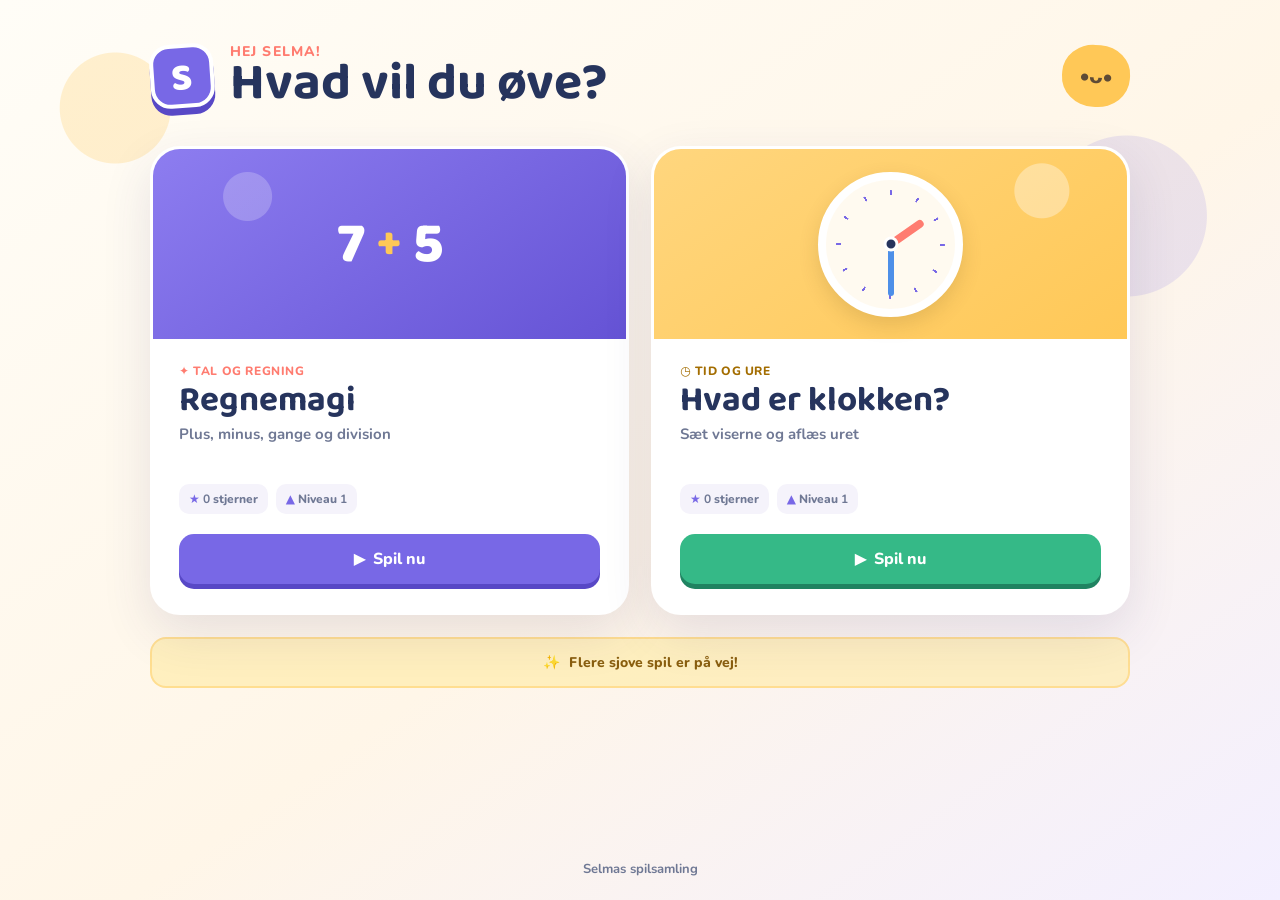
<file: index.html>
<!doctype html>
<html lang="da">
  <head>
    <meta charset="UTF-8">
    <meta name="viewport" content="width=device-width, initial-scale=1">
    <meta name="theme-color" content="#fff8e7">
    <title>Selmas spilsamling</title>
    <meta name="description" content="Sjove læringsspil med regning og klokken, der følger barnets niveau.">
    <meta property="og:type" content="website">
    <meta property="og:title" content="Selmas spilsamling">
    <meta property="og:description" content="Sjove læringsspil, der følger dit niveau.">
    <meta property="og:url" content="http://jul.net/selmas/">
    <meta property="og:image" content="http://jul.net/selmas/shared/og-suite.png">
    <meta property="og:image:width" content="1200">
    <meta property="og:image:height" content="630">
    <meta property="og:image:alt" content="Selmas spilsamling med Regnemagi og Hvad er klokken?">
    <meta name="twitter:card" content="summary_large_image">
    <link rel="canonical" href="http://jul.net/selmas/">
    <link rel="icon" href="shared/favicon.svg" type="image/svg+xml">
    <link rel="stylesheet" href="styles.css">
    <script src="app.js" defer></script>
  </head>
  <body>
    <div class="page-shell">
      <header class="suite-header">
        <div class="brand-mark" aria-hidden="true">S</div>
        <div>
          <p class="eyebrow">Hej Selma!</p>
          <h1>Hvad vil du øve?</h1>
        </div>
        <div class="header-mascot" aria-hidden="true">•ᴗ•</div>
      </header>

      <main>
        <section class="game-grid" aria-label="Vælg et spil">
          <a class="game-tile math-tile" href="regning/">
            <div class="tile-art math-art" aria-hidden="true">
              <span>7</span>
              <span>+</span>
              <span>5</span>
            </div>
            <div class="tile-content">
              <p class="tile-kicker"><span aria-hidden="true">✦</span> Tal og regning</p>
              <h2>Regnemagi</h2>
              <p>Plus, minus, gange og division</p>
              <div class="tile-progress">
                <span><span aria-hidden="true">★</span> <strong id="math-stars">0</strong> stjerner</span>
                <span><span aria-hidden="true">▲</span> Niveau <strong id="math-level">1</strong></span>
              </div>
              <span class="play-button"><span aria-hidden="true">▶</span> Spil nu</span>
            </div>
          </a>

          <a class="game-tile clock-tile" href="ur/">
            <div class="tile-art clock-art" aria-hidden="true">
              <div class="mini-clock">
                <span class="mini-hour"></span>
                <span class="mini-minute"></span>
                <span class="mini-pin"></span>
              </div>
            </div>
            <div class="tile-content">
              <p class="tile-kicker"><span aria-hidden="true">◷</span> Tid og ure</p>
              <h2>Hvad er klokken?</h2>
              <p>Sæt viserne og aflæs uret</p>
              <div class="tile-progress">
                <span><span aria-hidden="true">★</span> <strong id="clock-stars">0</strong> stjerner</span>
                <span><span aria-hidden="true">▲</span> Niveau <strong id="clock-level">1</strong></span>
              </div>
              <span class="play-button"><span aria-hidden="true">▶</span> Spil nu</span>
            </div>
          </a>
        </section>

        <section class="coming-soon">
          <span aria-hidden="true">✨</span>
          <p>Flere sjove spil er på vej!</p>
        </section>
      </main>

      <footer>Selmas spilsamling</footer>
    </div>
  </body>
</html>
</file>
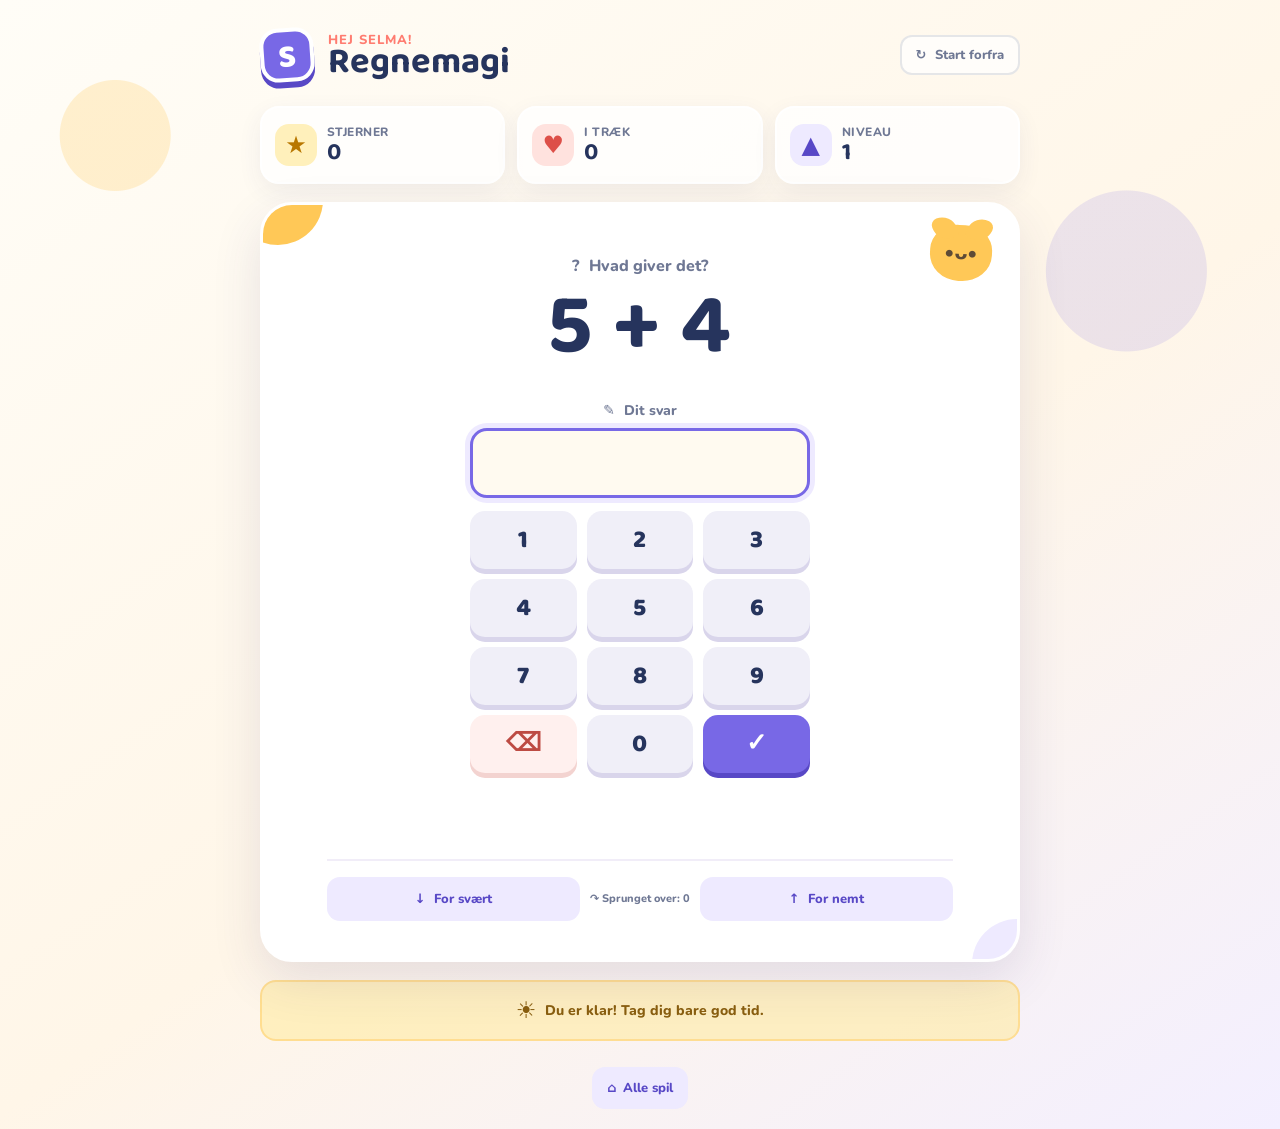
<file: regning/index.html>
<!doctype html>
<html lang="da">
  <head>
    <meta charset="UTF-8">
    <meta name="viewport" content="width=device-width, initial-scale=1">
    <meta name="theme-color" content="#fff8e7">
    <title>Selmas regnetræning</title>
    <meta name="description" content="Et sjovt regnespil med plus, minus, gange og division.">
    <meta property="og:type" content="website">
    <meta property="og:title" content="Regnemagi">
    <meta property="og:description" content="Øv plus, minus, gange og division med Selma.">
    <meta property="og:url" content="http://jul.net/selmas/regning/">
    <meta property="og:image" content="http://jul.net/selmas/shared/og-math.png">
    <meta property="og:image:width" content="1200">
    <meta property="og:image:height" content="630">
    <meta property="og:image:alt" content="Regnemagi med regnestykket otte gange fire.">
    <meta name="twitter:card" content="summary_large_image">
    <link rel="canonical" href="http://jul.net/selmas/regning/">
    <link rel="icon" href="../shared/favicon.svg" type="image/svg+xml">
    <link rel="stylesheet" href="styles.css">
    <script src="app.js" defer></script>
  </head>
  <body>
    <div class="page-shell">
      <header class="app-header">
        <a class="brand-mark" href="../" aria-label="Tilbage til Selmas spilsamling">S</a>
        <div>
          <p class="eyebrow">Hej Selma!</p>
          <h1>Regnemagi</h1>
        </div>
        <button class="reset-button" id="reset-button" type="button">
          <span aria-hidden="true">↻</span> Start forfra
        </button>
      </header>

      <main>
        <section class="progress-panel" aria-label="Dit fremskridt">
          <div class="stat">
            <span class="stat-icon" aria-hidden="true">★</span>
            <div>
              <span class="stat-label">Stjerner</span>
              <strong id="star-count">0</strong>
            </div>
          </div>
          <div class="stat">
            <span class="stat-icon stat-icon-flame" aria-hidden="true">♥</span>
            <div>
              <span class="stat-label">I træk</span>
              <strong id="streak-count">0</strong>
            </div>
          </div>
          <div class="stat">
            <span class="stat-icon stat-icon-level" aria-hidden="true">▲</span>
            <div>
              <span class="stat-label">Niveau</span>
              <strong id="level-count">1</strong>
            </div>
          </div>
        </section>

        <section class="game-card" aria-labelledby="task-heading">
          <div class="mascot" aria-hidden="true">
            <span class="mascot-ear mascot-ear-left"></span>
            <span class="mascot-ear mascot-ear-right"></span>
            <span class="mascot-face">•ᴗ•</span>
          </div>
          <p class="task-label" id="task-heading"><span aria-hidden="true">?</span> Hvad giver det?</p>
          <div class="equation" id="equation" aria-live="polite"></div>

          <form id="answer-form" novalidate>
            <label for="answer"><span aria-hidden="true">✎</span> Dit svar</label>
            <div class="answer-row">
              <input
                id="answer"
                name="answer"
                type="text"
                inputmode="none"
                autocomplete="off"
                readonly
                required
                aria-describedby="feedback"
              >
            </div>
            <div class="number-pad" aria-label="Numerisk tastatur">
              <button type="button" data-key="1">1</button>
              <button type="button" data-key="2">2</button>
              <button type="button" data-key="3">3</button>
              <button type="button" data-key="4">4</button>
              <button type="button" data-key="5">5</button>
              <button type="button" data-key="6">6</button>
              <button type="button" data-key="7">7</button>
              <button type="button" data-key="8">8</button>
              <button type="button" data-key="9">9</button>
              <button class="delete-key" type="button" data-key="delete" aria-label="Slet sidste tal">⌫</button>
              <button type="button" data-key="0">0</button>
              <button class="check-button" type="submit" aria-label="Tjek svar">✓</button>
            </div>
          </form>

          <div class="feedback" id="feedback" aria-live="assertive" role="status"></div>
          <button class="next-button" id="next-button" type="button" hidden>
            Næste opgave <span aria-hidden="true">→</span>
          </button>
          <div class="skip-controls" id="skip-controls">
            <button type="button" data-difficulty="down"><span aria-hidden="true">↓</span> For svært</button>
            <span class="skip-summary"><span aria-hidden="true">↷</span> Sprunget over: <span id="skip-count">0</span></span>
            <button type="button" data-difficulty="up"><span aria-hidden="true">↑</span> For nemt</button>
          </div>
        </section>

        <section class="encouragement" aria-label="Opmuntring">
          <span aria-hidden="true">☀</span>
          <p id="encouragement-text">Du er klar! Tag dig bare god tid.</p>
        </section>
      </main>

      <footer><a class="suite-home-link" href="../"><span aria-hidden="true">⌂</span> Alle spil</a></footer>
    </div>

    <dialog id="reset-dialog">
      <form method="dialog">
        <div class="dialog-icon" aria-hidden="true">↻</div>
        <h2>Vil du starte forfra?</h2>
        <p>Alle stjerner og dit niveau bliver nulstillet.</p>
        <div class="dialog-actions">
          <button value="cancel"><span aria-hidden="true">←</span> Nej, behold dem</button>
          <button class="confirm-reset" value="confirm"><span aria-hidden="true">↻</span> Ja, start forfra</button>
        </div>
      </form>
    </dialog>
  </body>
</html>
</file>
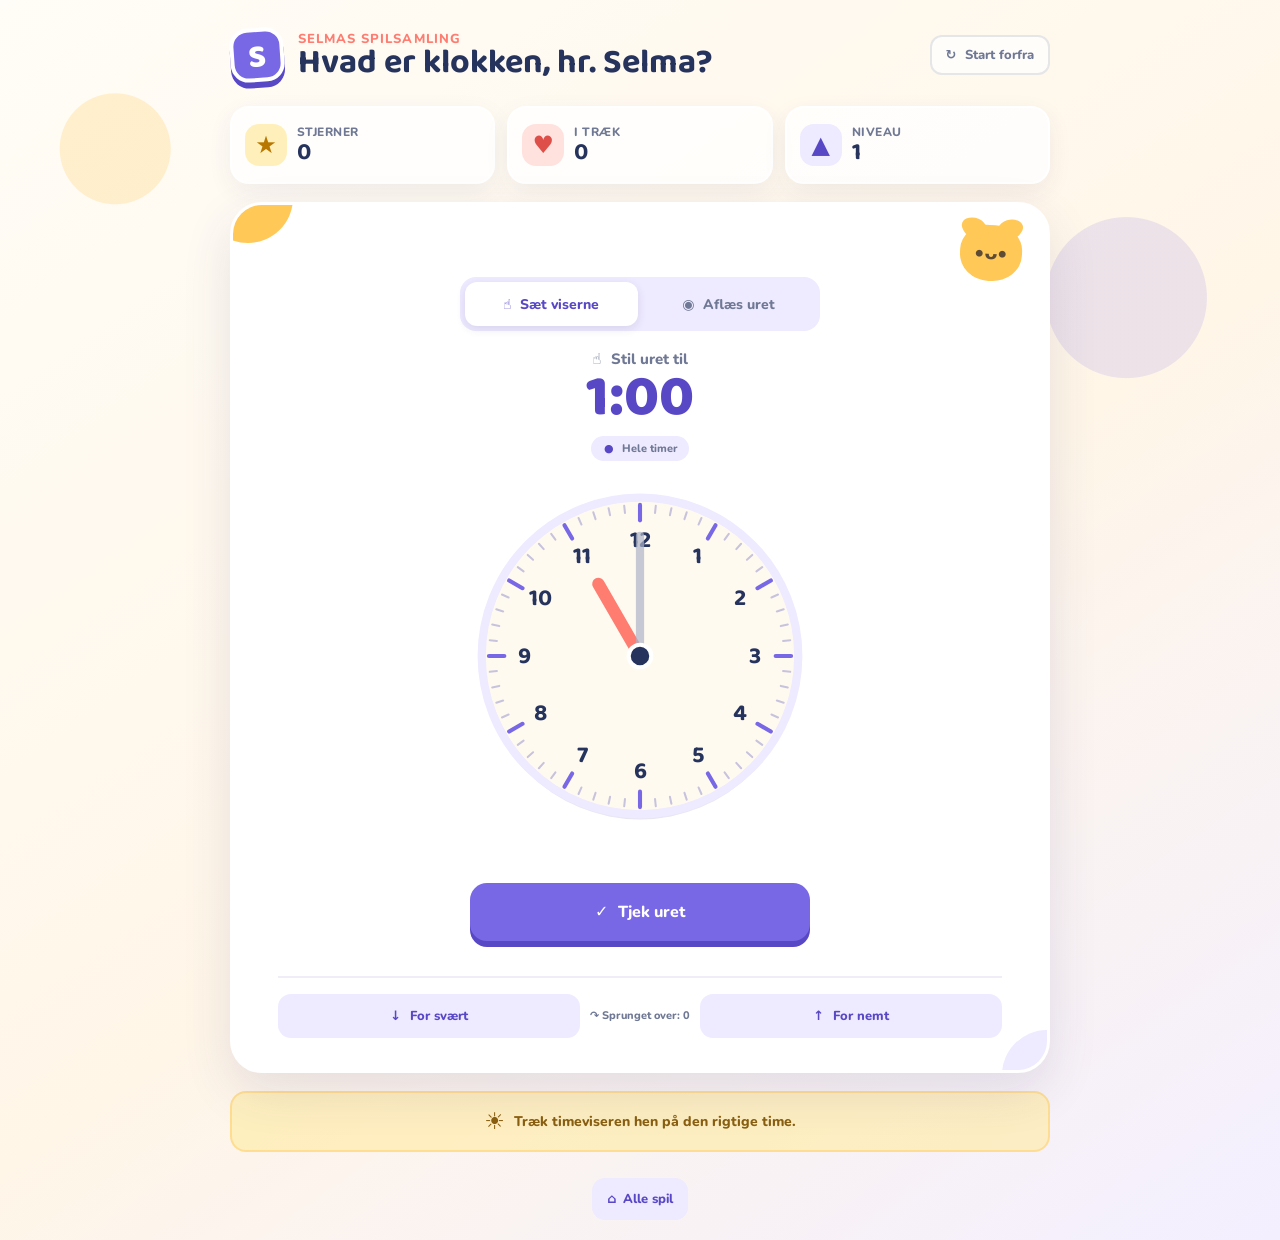
<file: ur/index.html>
<!doctype html>
<html lang="da">
  <head>
    <meta charset="UTF-8">
    <meta name="viewport" content="width=device-width, initial-scale=1">
    <meta name="theme-color" content="#fff8e7">
    <title>Hvad er klokken, hr. Selma?</title>
    <meta name="description" content="Et sjovt spil, hvor børn lærer at sætte viserne og aflæse klokken.">
    <meta property="og:type" content="website">
    <meta property="og:title" content="Hvad er klokken, hr. Selma?">
    <meta property="og:description" content="Lær at sætte viserne og aflæse klokken.">
    <meta property="og:url" content="http://jul.net/selmas/ur/">
    <meta property="og:image" content="http://jul.net/selmas/shared/og-clock.png">
    <meta property="og:image:width" content="1200">
    <meta property="og:image:height" content="630">
    <meta property="og:image:alt" content="Et analogt ur fra Selmas spilsamling.">
    <meta name="twitter:card" content="summary_large_image">
    <link rel="canonical" href="http://jul.net/selmas/ur/">
    <link rel="icon" href="../shared/favicon.svg" type="image/svg+xml">
    <link rel="stylesheet" href="styles.css">
    <script src="app.js" defer></script>
  </head>
  <body>
    <div class="page-shell">
      <header class="app-header">
        <a class="brand-mark" href="../" aria-label="Tilbage til Selmas spilsamling">S</a>
        <div>
          <p class="eyebrow">Selmas spilsamling</p>
          <h1>Hvad er klokken, hr. Selma?</h1>
        </div>
        <button class="reset-button" id="reset-button" type="button">
          <span aria-hidden="true">↻</span> Start forfra
        </button>
      </header>

      <main>
        <section class="progress-panel" aria-label="Dit fremskridt">
          <div class="stat">
            <span class="stat-icon" aria-hidden="true">★</span>
            <div>
              <span class="stat-label">Stjerner</span>
              <strong id="star-count">0</strong>
            </div>
          </div>
          <div class="stat">
            <span class="stat-icon stat-icon-streak" aria-hidden="true">♥</span>
            <div>
              <span class="stat-label">I træk</span>
              <strong id="streak-count">0</strong>
            </div>
          </div>
          <div class="stat">
            <span class="stat-icon stat-icon-level" aria-hidden="true">▲</span>
            <div>
              <span class="stat-label">Niveau</span>
              <strong id="level-count">1</strong>
            </div>
          </div>
        </section>

        <section class="game-card" aria-labelledby="task-heading">
          <div class="mascot" aria-hidden="true">
            <span class="mascot-ear mascot-ear-left"></span>
            <span class="mascot-ear mascot-ear-right"></span>
            <span class="mascot-face">•ᴗ•</span>
          </div>

          <div class="mode-switch" role="group" aria-label="Vælg øvelse">
            <button class="active" type="button" data-mode="set">
              <span aria-hidden="true">☝</span> Sæt viserne
            </button>
            <button type="button" data-mode="read">
              <span aria-hidden="true">◉</span> Aflæs uret
            </button>
          </div>

          <div class="challenge">
            <p id="task-heading"><span id="task-icon" aria-hidden="true">☝</span> <span id="task-text">Stil uret til</span></p>
            <div class="target-time" id="target-time" aria-live="polite">08:00</div>
            <div class="resolution-label">
              <span id="resolution-icon" aria-hidden="true">●</span>
              <span id="resolution-text">Hele timer</span>
            </div>
          </div>

          <div class="clock-layout">
            <div class="clock-wrap">
              <svg
                id="clock"
                class="clock"
                viewBox="0 0 360 360"
                role="img"
                aria-label="Analogt ur. Træk viserne eller brug knapperne."
              >
                <circle class="clock-shadow" cx="180" cy="185" r="154"></circle>
                <circle class="clock-face" cx="180" cy="180" r="154"></circle>
                <g id="minute-marks" aria-hidden="true"></g>
                <g id="hour-numbers" aria-hidden="true"></g>
                <line class="hand-hit-area" id="minute-hit-area" x1="180" y1="180" x2="180" y2="63"></line>
                <line class="hand-hit-area" id="hour-hit-area" x1="180" y1="180" x2="180" y2="99"></line>
                <line class="hour-hand" id="hour-hand" x1="180" y1="180" x2="180" y2="99"></line>
                <line class="minute-hand" id="minute-hand" x1="180" y1="180" x2="180" y2="63"></line>
                <circle class="clock-pin" cx="180" cy="180" r="11"></circle>
              </svg>
            </div>

            <div class="controls">
              <div class="control-group selector-group">
                <label for="hour-select"><span aria-hidden="true">🕐</span> Timer</label>
                <select id="hour-select" aria-label="Vælg timer"></select>
              </div>
              <div class="control-group selector-group">
                <label for="minute-select"><span aria-hidden="true">◷</span> Minutter</label>
                <select id="minute-select" aria-label="Vælg minutter"></select>
              </div>
              <button class="check-button" id="check-button" type="button"><span aria-hidden="true">✓</span> Tjek uret</button>
            </div>
          </div>

          <div class="feedback" id="feedback" aria-live="assertive" role="status"></div>
          <button class="next-button" id="next-button" type="button" hidden>
            Næste klokkeslæt <span aria-hidden="true">→</span>
          </button>
          <div class="skip-controls" id="skip-controls">
            <button type="button" data-difficulty="down"><span aria-hidden="true">↓</span> For svært</button>
            <span class="skip-summary"><span aria-hidden="true">↷</span> Sprunget over: <span id="skip-count">0</span></span>
            <button type="button" data-difficulty="up"><span aria-hidden="true">↑</span> For nemt</button>
          </div>
        </section>

        <section class="encouragement" aria-label="Hjælp">
          <span aria-hidden="true">☀</span>
          <p id="encouragement-text">Træk viserne eller brug plus og minus.</p>
        </section>
      </main>

      <footer><a class="suite-home-link" href="../"><span aria-hidden="true">⌂</span> Alle spil</a></footer>
    </div>

    <dialog id="reset-dialog">
      <form method="dialog">
        <div class="dialog-icon" aria-hidden="true">↻</div>
        <h2>Vil du starte forfra?</h2>
        <p>Alle stjerner og dit niveau bliver nulstillet.</p>
        <div class="dialog-actions">
          <button value="cancel"><span aria-hidden="true">←</span> Nej, behold dem</button>
          <button class="confirm-reset" value="confirm"><span aria-hidden="true">↻</span> Ja, start forfra</button>
        </div>
      </form>
    </dialog>
  </body>
</html>
</file>
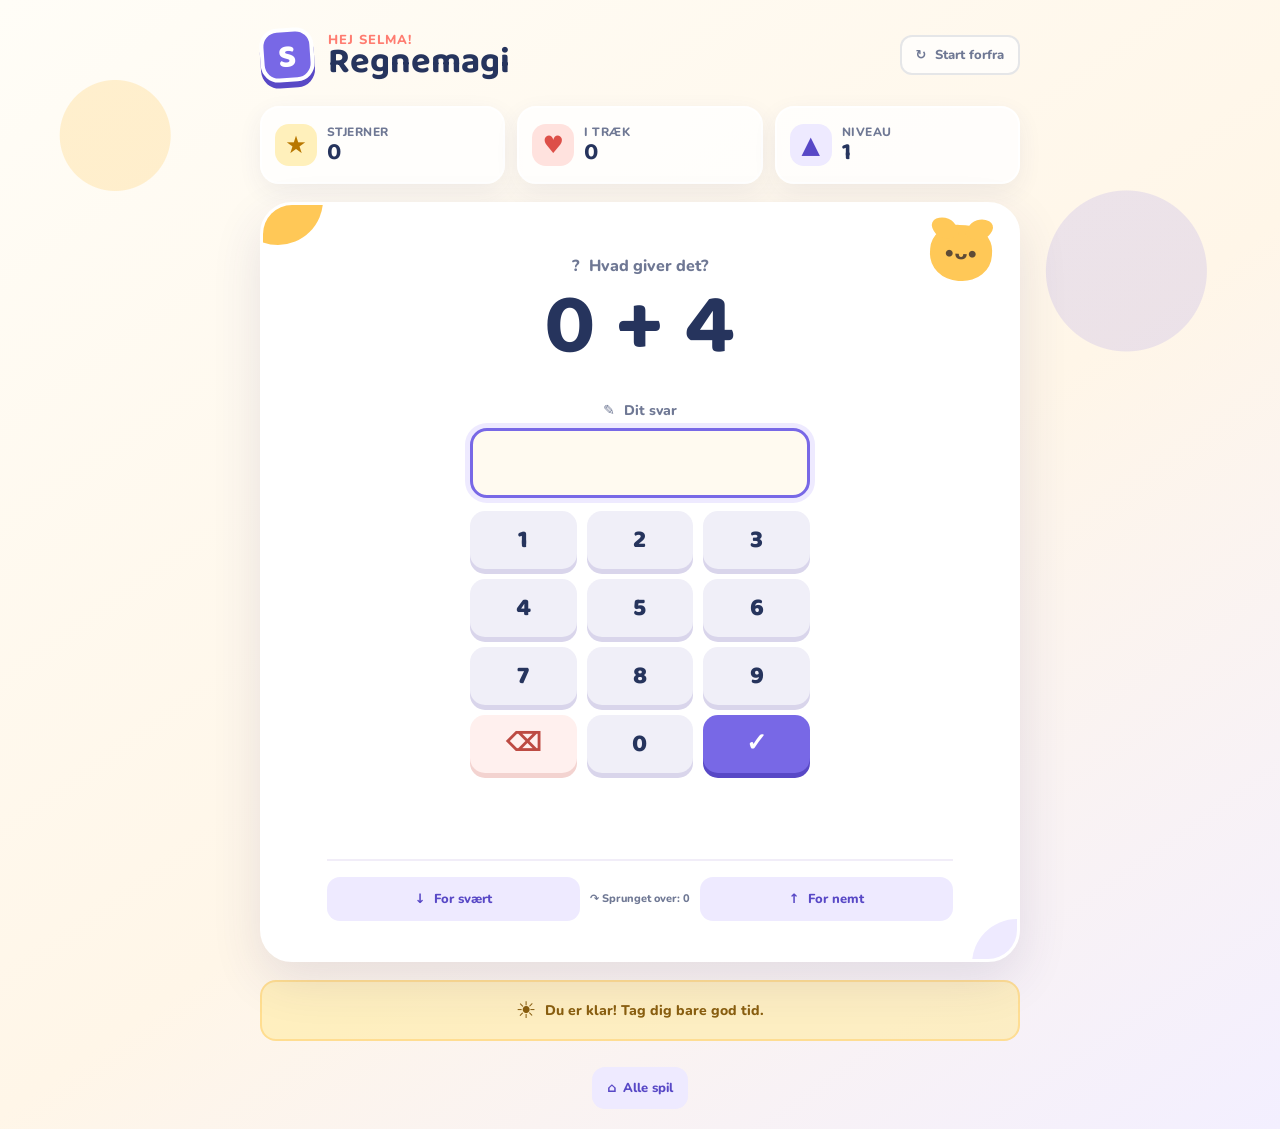
<file: games/regning/index.html>
<!doctype html>
<html lang="da">
  <head>
    <meta charset="UTF-8">
    <meta name="viewport" content="width=device-width, initial-scale=1">
    <meta name="theme-color" content="#fff8e7">
    <title>Selmas regnetræning</title>
    <link rel="stylesheet" href="styles.css">
    <script src="app.js" defer></script>
  </head>
  <body>
    <div class="page-shell">
      <header class="app-header">
        <a class="brand-mark" href="../../" aria-label="Tilbage til Selmas spilsamling">S</a>
        <div>
          <p class="eyebrow">Hej Selma!</p>
          <h1>Regnemagi</h1>
        </div>
        <button class="reset-button" id="reset-button" type="button">
          <span aria-hidden="true">↻</span> Start forfra
        </button>
      </header>

      <main>
        <section class="progress-panel" aria-label="Dit fremskridt">
          <div class="stat">
            <span class="stat-icon" aria-hidden="true">★</span>
            <div>
              <span class="stat-label">Stjerner</span>
              <strong id="star-count">0</strong>
            </div>
          </div>
          <div class="stat">
            <span class="stat-icon stat-icon-flame" aria-hidden="true">♥</span>
            <div>
              <span class="stat-label">I træk</span>
              <strong id="streak-count">0</strong>
            </div>
          </div>
          <div class="stat">
            <span class="stat-icon stat-icon-level" aria-hidden="true">▲</span>
            <div>
              <span class="stat-label">Niveau</span>
              <strong id="level-count">1</strong>
            </div>
          </div>
        </section>

        <section class="game-card" aria-labelledby="task-heading">
          <div class="mascot" aria-hidden="true">
            <span class="mascot-ear mascot-ear-left"></span>
            <span class="mascot-ear mascot-ear-right"></span>
            <span class="mascot-face">•ᴗ•</span>
          </div>
          <p class="task-label" id="task-heading"><span aria-hidden="true">?</span> Hvad giver det?</p>
          <div class="equation" id="equation" aria-live="polite"></div>

          <form id="answer-form" novalidate>
            <label for="answer"><span aria-hidden="true">✎</span> Dit svar</label>
            <div class="answer-row">
              <input
                id="answer"
                name="answer"
                type="text"
                inputmode="none"
                autocomplete="off"
                readonly
                required
                aria-describedby="feedback"
              >
            </div>
            <div class="number-pad" aria-label="Numerisk tastatur">
              <button type="button" data-key="1">1</button>
              <button type="button" data-key="2">2</button>
              <button type="button" data-key="3">3</button>
              <button type="button" data-key="4">4</button>
              <button type="button" data-key="5">5</button>
              <button type="button" data-key="6">6</button>
              <button type="button" data-key="7">7</button>
              <button type="button" data-key="8">8</button>
              <button type="button" data-key="9">9</button>
              <button class="delete-key" type="button" data-key="delete" aria-label="Slet sidste tal">⌫</button>
              <button type="button" data-key="0">0</button>
              <button class="check-button" type="submit" aria-label="Tjek svar">✓</button>
            </div>
          </form>

          <div class="feedback" id="feedback" aria-live="assertive" role="status"></div>
          <button class="next-button" id="next-button" type="button" hidden>
            Næste opgave <span aria-hidden="true">→</span>
          </button>
          <div class="skip-controls" id="skip-controls">
            <button type="button" data-difficulty="down"><span aria-hidden="true">↓</span> For svært</button>
            <span class="skip-summary"><span aria-hidden="true">↷</span> Sprunget over: <span id="skip-count">0</span></span>
            <button type="button" data-difficulty="up"><span aria-hidden="true">↑</span> For nemt</button>
          </div>
        </section>

        <section class="encouragement" aria-label="Opmuntring">
          <span aria-hidden="true">☀</span>
          <p id="encouragement-text">Du er klar! Tag dig bare god tid.</p>
        </section>
      </main>

      <footer><a class="suite-home-link" href="../../"><span aria-hidden="true">⌂</span> Alle spil</a></footer>
    </div>

    <dialog id="reset-dialog">
      <form method="dialog">
        <div class="dialog-icon" aria-hidden="true">↻</div>
        <h2>Vil du starte forfra?</h2>
        <p>Alle stjerner og dit niveau bliver nulstillet.</p>
        <div class="dialog-actions">
          <button value="cancel"><span aria-hidden="true">←</span> Nej, behold dem</button>
          <button class="confirm-reset" value="confirm"><span aria-hidden="true">↻</span> Ja, start forfra</button>
        </div>
      </form>
    </dialog>
  </body>
</html>
</file>
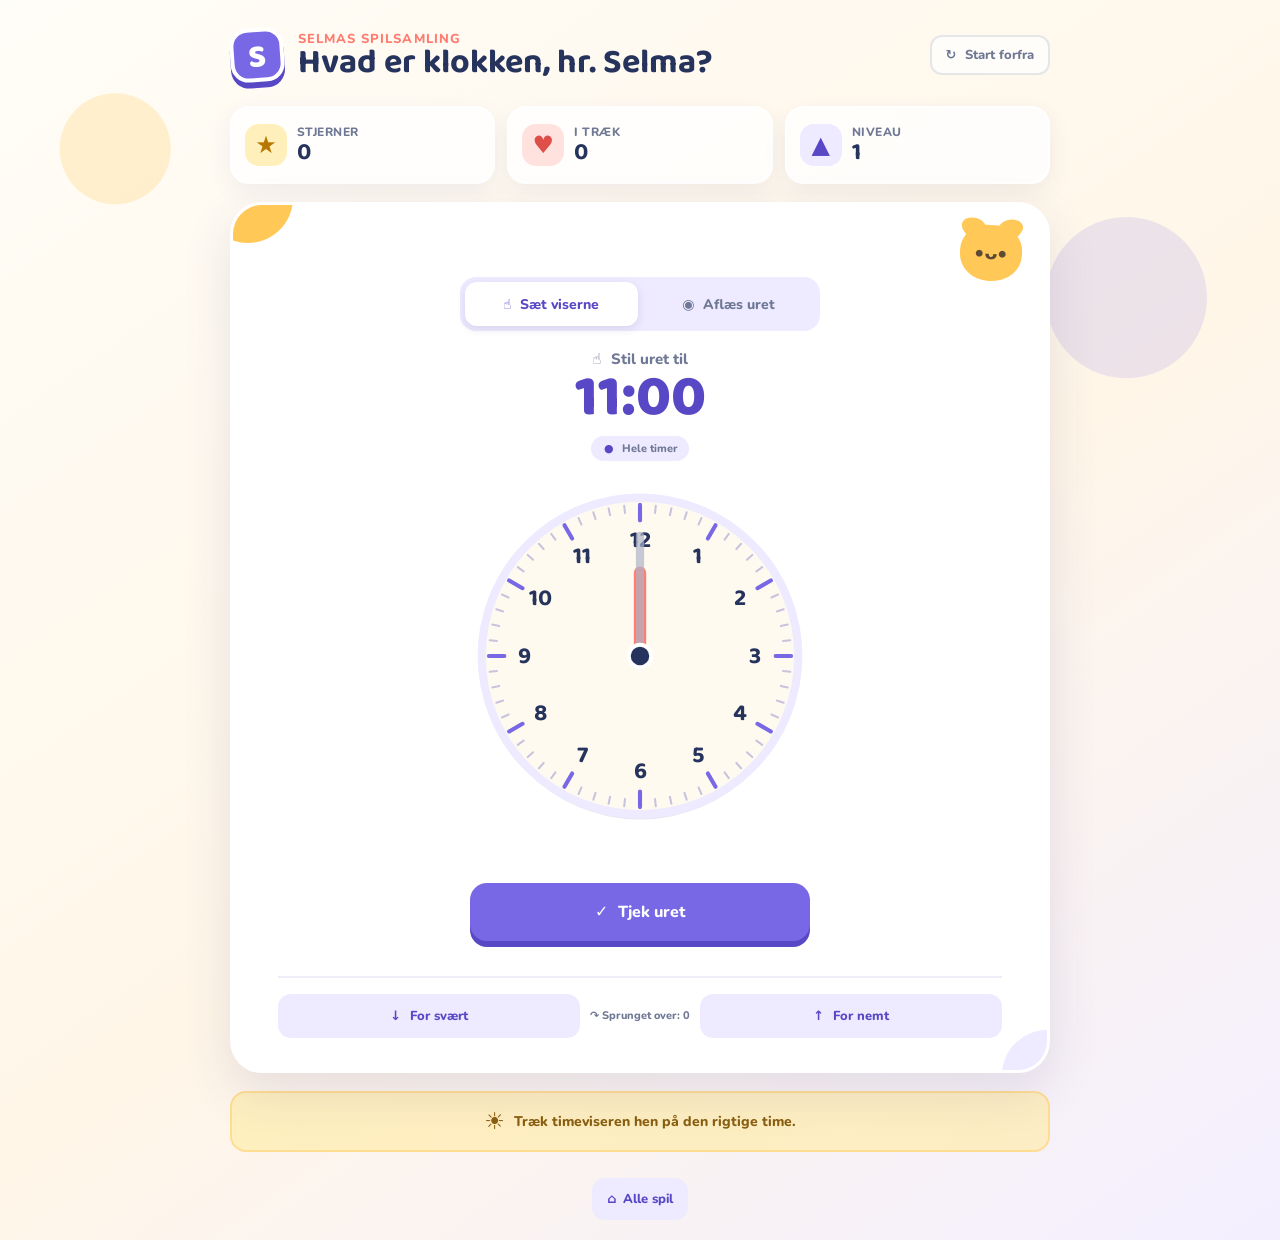
<file: games/ur/index.html>
<!doctype html>
<html lang="da">
  <head>
    <meta charset="UTF-8">
    <meta name="viewport" content="width=device-width, initial-scale=1">
    <meta name="theme-color" content="#fff8e7">
    <title>Hvad er klokken, hr. Selma?</title>
    <link rel="stylesheet" href="styles.css">
    <script src="app.js" defer></script>
  </head>
  <body>
    <div class="page-shell">
      <header class="app-header">
        <a class="brand-mark" href="../../" aria-label="Tilbage til Selmas spilsamling">S</a>
        <div>
          <p class="eyebrow">Selmas spilsamling</p>
          <h1>Hvad er klokken, hr. Selma?</h1>
        </div>
        <button class="reset-button" id="reset-button" type="button">
          <span aria-hidden="true">↻</span> Start forfra
        </button>
      </header>

      <main>
        <section class="progress-panel" aria-label="Dit fremskridt">
          <div class="stat">
            <span class="stat-icon" aria-hidden="true">★</span>
            <div>
              <span class="stat-label">Stjerner</span>
              <strong id="star-count">0</strong>
            </div>
          </div>
          <div class="stat">
            <span class="stat-icon stat-icon-streak" aria-hidden="true">♥</span>
            <div>
              <span class="stat-label">I træk</span>
              <strong id="streak-count">0</strong>
            </div>
          </div>
          <div class="stat">
            <span class="stat-icon stat-icon-level" aria-hidden="true">▲</span>
            <div>
              <span class="stat-label">Niveau</span>
              <strong id="level-count">1</strong>
            </div>
          </div>
        </section>

        <section class="game-card" aria-labelledby="task-heading">
          <div class="mascot" aria-hidden="true">
            <span class="mascot-ear mascot-ear-left"></span>
            <span class="mascot-ear mascot-ear-right"></span>
            <span class="mascot-face">•ᴗ•</span>
          </div>

          <div class="mode-switch" role="group" aria-label="Vælg øvelse">
            <button class="active" type="button" data-mode="set">
              <span aria-hidden="true">☝</span> Sæt viserne
            </button>
            <button type="button" data-mode="read">
              <span aria-hidden="true">◉</span> Aflæs uret
            </button>
          </div>

          <div class="challenge">
            <p id="task-heading"><span id="task-icon" aria-hidden="true">☝</span> <span id="task-text">Stil uret til</span></p>
            <div class="target-time" id="target-time" aria-live="polite">08:00</div>
            <div class="resolution-label">
              <span id="resolution-icon" aria-hidden="true">●</span>
              <span id="resolution-text">Hele timer</span>
            </div>
          </div>

          <div class="clock-layout">
            <div class="clock-wrap">
              <svg
                id="clock"
                class="clock"
                viewBox="0 0 360 360"
                role="img"
                aria-label="Analogt ur. Træk viserne eller brug knapperne."
              >
                <circle class="clock-shadow" cx="180" cy="185" r="154"></circle>
                <circle class="clock-face" cx="180" cy="180" r="154"></circle>
                <g id="minute-marks" aria-hidden="true"></g>
                <g id="hour-numbers" aria-hidden="true"></g>
                <line class="hand-hit-area" id="minute-hit-area" x1="180" y1="180" x2="180" y2="63"></line>
                <line class="hand-hit-area" id="hour-hit-area" x1="180" y1="180" x2="180" y2="99"></line>
                <line class="hour-hand" id="hour-hand" x1="180" y1="180" x2="180" y2="99"></line>
                <line class="minute-hand" id="minute-hand" x1="180" y1="180" x2="180" y2="63"></line>
                <circle class="clock-pin" cx="180" cy="180" r="11"></circle>
              </svg>
            </div>

            <div class="controls">
              <div class="control-group selector-group">
                <label for="hour-select"><span aria-hidden="true">🕐</span> Timer</label>
                <select id="hour-select" aria-label="Vælg timer"></select>
              </div>
              <div class="control-group selector-group">
                <label for="minute-select"><span aria-hidden="true">◷</span> Minutter</label>
                <select id="minute-select" aria-label="Vælg minutter"></select>
              </div>
              <button class="check-button" id="check-button" type="button"><span aria-hidden="true">✓</span> Tjek uret</button>
            </div>
          </div>

          <div class="feedback" id="feedback" aria-live="assertive" role="status"></div>
          <button class="next-button" id="next-button" type="button" hidden>
            Næste klokkeslæt <span aria-hidden="true">→</span>
          </button>
          <div class="skip-controls" id="skip-controls">
            <button type="button" data-difficulty="down"><span aria-hidden="true">↓</span> For svært</button>
            <span class="skip-summary"><span aria-hidden="true">↷</span> Sprunget over: <span id="skip-count">0</span></span>
            <button type="button" data-difficulty="up"><span aria-hidden="true">↑</span> For nemt</button>
          </div>
        </section>

        <section class="encouragement" aria-label="Hjælp">
          <span aria-hidden="true">☀</span>
          <p id="encouragement-text">Træk viserne eller brug plus og minus.</p>
        </section>
      </main>

      <footer><a class="suite-home-link" href="../../"><span aria-hidden="true">⌂</span> Alle spil</a></footer>
    </div>

    <dialog id="reset-dialog">
      <form method="dialog">
        <div class="dialog-icon" aria-hidden="true">↻</div>
        <h2>Vil du starte forfra?</h2>
        <p>Alle stjerner og dit niveau bliver nulstillet.</p>
        <div class="dialog-actions">
          <button value="cancel"><span aria-hidden="true">←</span> Nej, behold dem</button>
          <button class="confirm-reset" value="confirm"><span aria-hidden="true">↻</span> Ja, start forfra</button>
        </div>
      </form>
    </dialog>
  </body>
</html>
</file>
<file: styles.css>
@import url("shared/theme.css");

* {
  box-sizing: border-box;
}

body {
  min-width: 320px;
  min-height: 100vh;
  margin: 0;
  color: var(--ink);
  background:
    radial-gradient(circle at 9% 12%, rgba(255, 200, 87, 0.25) 0 55px, transparent 56px),
    radial-gradient(circle at 88% 24%, rgba(120, 104, 230, 0.14) 0 80px, transparent 81px),
    linear-gradient(145deg, #fffdf7 0%, #fff6e8 55%, #f3efff 100%);
  font-family: "Nunito", system-ui, sans-serif;
}

.page-shell {
  width: min(100% - 32px, 980px);
  min-height: 100vh;
  margin: 0 auto;
  padding: 42px 0 22px;
  display: flex;
  flex-direction: column;
}

.suite-header {
  position: relative;
  margin-bottom: 36px;
  display: flex;
  align-items: center;
  gap: 16px;
}

.brand-mark {
  width: 64px;
  height: 64px;
  display: grid;
  flex: 0 0 auto;
  place-items: center;
  color: white;
  background: var(--purple);
  border: 4px solid white;
  border-radius: 20px;
  box-shadow: 0 7px 0 var(--purple-dark);
  font-family: "Baloo 2", cursive;
  font-size: 38px;
  font-weight: 800;
  transform: rotate(-4deg);
}

.eyebrow {
  margin: 0 0 -3px;
  color: var(--coral);
  font-size: 14px;
  font-weight: 800;
  letter-spacing: 0.08em;
  text-transform: uppercase;
}

h1,
h2,
p {
  margin-top: 0;
}

h1 {
  margin-bottom: 0;
  font-family: "Baloo 2", cursive;
  font-size: clamp(34px, 6vw, 52px);
  line-height: 1;
}

.header-mascot {
  width: 68px;
  height: 62px;
  margin-left: auto;
  display: grid;
  place-items: center;
  color: #5e4b36;
  background: var(--yellow);
  border-radius: 46% 46% 48% 48%;
  font-size: 20px;
  font-weight: 800;
  transform: rotate(4deg);
}

.game-grid {
  display: grid;
  grid-template-columns: repeat(2, minmax(0, 1fr));
  gap: 22px;
}

.game-tile {
  position: relative;
  min-height: 460px;
  overflow: hidden;
  color: var(--ink);
  background: white;
  border: 3px solid white;
  border-radius: 30px;
  box-shadow: var(--shadow);
  text-decoration: none;
  transition: transform 160ms, box-shadow 160ms;
}

.game-tile:hover,
.game-tile:focus-visible {
  transform: translateY(-5px);
  box-shadow: 0 24px 58px rgba(61, 53, 112, 0.18);
  outline: 4px solid var(--purple-pale);
  outline-offset: 3px;
}

.tile-art {
  height: 190px;
  display: grid;
  place-items: center;
}

.math-art {
  grid-template-columns: repeat(3, auto);
  justify-content: center;
  gap: 12px;
  color: white;
  background:
    radial-gradient(circle at 20% 25%, rgba(255, 255, 255, 0.22) 0 24px, transparent 25px),
    linear-gradient(145deg, #8d7df0, #6553d5);
  font-family: "Baloo 2", cursive;
  font-size: 58px;
  font-weight: 800;
}

.math-art span:nth-child(2) {
  color: var(--yellow);
  font-size: 44px;
}

.clock-art {
  background:
    radial-gradient(circle at 82% 22%, rgba(255, 255, 255, 0.35) 0 27px, transparent 28px),
    linear-gradient(145deg, #ffd67e, var(--yellow));
}

.mini-clock {
  position: relative;
  width: 145px;
  height: 145px;
  background: var(--cream);
  border: 8px solid white;
  border-radius: 50%;
  box-shadow: 0 8px 20px rgba(98, 72, 22, 0.16);
}

.mini-clock::before {
  position: absolute;
  inset: 10px;
  background: repeating-conic-gradient(var(--purple) 0 2deg, transparent 2deg 30deg);
  border-radius: 50%;
  content: "";
  mask: radial-gradient(transparent 0 49px, black 50px);
}

.mini-hour,
.mini-minute {
  position: absolute;
  left: 50%;
  bottom: 50%;
  display: block;
  border-radius: 999px;
  transform-origin: bottom;
}

.mini-hour {
  width: 8px;
  height: 39px;
  background: var(--coral);
  transform: translateX(-50%) rotate(55deg);
}

.mini-minute {
  width: 6px;
  height: 52px;
  background: #4d8fe8;
  transform: translateX(-50%) rotate(180deg);
}

.mini-pin {
  position: absolute;
  top: 50%;
  left: 50%;
  width: 15px;
  height: 15px;
  display: block;
  background: var(--ink);
  border: 3px solid white;
  border-radius: 50%;
  transform: translate(-50%, -50%);
}

.tile-content {
  padding: 24px 26px 28px;
}

.tile-kicker {
  margin-bottom: 3px;
  color: var(--coral);
  font-size: 12px;
  font-weight: 800;
  letter-spacing: 0.05em;
  text-transform: uppercase;
}

.clock-tile .tile-kicker {
  color: #a36d00;
}

.tile-content h2 {
  margin-bottom: 5px;
  font-family: "Baloo 2", cursive;
  font-size: clamp(28px, 4vw, 35px);
  line-height: 1.05;
}

.tile-content > p:not(.tile-kicker) {
  min-height: 42px;
  margin-bottom: 18px;
  color: var(--muted);
  font-size: 15px;
  font-weight: 700;
}

.tile-progress {
  margin-bottom: 20px;
  display: flex;
  flex-wrap: wrap;
  gap: 8px;
}

.tile-progress > span {
  padding: 7px 10px;
  color: var(--muted);
  background: #f5f3fb;
  border-radius: 10px;
  font-size: 12px;
  font-weight: 800;
}

.tile-progress span span {
  color: var(--purple);
}

.play-button {
  min-height: 50px;
  padding: 12px 18px;
  display: flex;
  align-items: center;
  justify-content: center;
  gap: 7px;
  color: white;
  background: var(--purple);
  border-radius: 15px;
  box-shadow: 0 5px 0 var(--purple-dark);
  font-weight: 800;
}

.clock-tile .play-button {
  background: var(--green);
  box-shadow: 0 5px 0 #208361;
}

.coming-soon {
  margin-top: 22px;
  padding: 14px 20px;
  display: flex;
  align-items: center;
  justify-content: center;
  gap: 9px;
  color: #8a5f0f;
  background: rgba(255, 235, 168, 0.65);
  border: 2px solid rgba(255, 200, 87, 0.45);
  border-radius: 16px;
  font-size: 14px;
  font-weight: 800;
}

.coming-soon p {
  margin-bottom: 0;
}

footer {
  margin-top: auto;
  padding-top: 30px;
  color: var(--muted);
  font-size: 13px;
  font-weight: 700;
  text-align: center;
}

@media (max-width: 680px) {
  .page-shell {
    width: min(100% - 22px, 980px);
    padding-top: 24px;
  }

  .suite-header {
    margin-bottom: 24px;
  }

  .brand-mark {
    width: 54px;
    height: 54px;
    border-radius: 17px;
    font-size: 32px;
  }

  .header-mascot {
    width: 52px;
    height: 48px;
    font-size: 16px;
  }

  .game-grid {
    grid-template-columns: 1fr;
    gap: 16px;
  }

  .game-tile {
    min-height: 0;
  }

  .tile-art {
    height: 150px;
  }

  .math-art {
    font-size: 48px;
  }

  .mini-clock {
    width: 120px;
    height: 120px;
  }

  .mini-clock::before {
    mask: radial-gradient(transparent 0 38px, black 39px);
  }

  .mini-hour {
    height: 32px;
  }

  .mini-minute {
    height: 43px;
  }
}
</file>
<file: regning/styles.css>
@import url("../shared/theme.css");

* {
  box-sizing: border-box;
}

body {
  min-width: 320px;
  min-height: 100vh;
  margin: 0;
  color: var(--ink);
  background:
    radial-gradient(circle at 9% 12%, rgba(255, 200, 87, 0.25) 0 55px, transparent 56px),
    radial-gradient(circle at 88% 24%, rgba(120, 104, 230, 0.14) 0 80px, transparent 81px),
    linear-gradient(145deg, #fffdf7 0%, #fff6e8 55%, #f3efff 100%);
  font-family: "Nunito", system-ui, sans-serif;
}

button,
input {
  font: inherit;
}

button {
  -webkit-tap-highlight-color: transparent;
}

.page-shell {
  width: min(100% - 32px, 760px);
  min-height: 100vh;
  margin: 0 auto;
  padding: 28px 0 20px;
  display: flex;
  flex-direction: column;
}

.app-header {
  display: flex;
  align-items: center;
  gap: 14px;
  margin-bottom: 24px;
}

.brand-mark {
  width: 54px;
  height: 54px;
  display: grid;
  flex: 0 0 auto;
  place-items: center;
  color: white;
  background: var(--purple);
  border: 4px solid white;
  border-radius: 18px;
  box-shadow: 0 6px 0 var(--purple-dark);
  font-family: "Baloo 2", cursive;
  font-size: 32px;
  font-weight: 800;
  transform: rotate(-4deg);
}

.eyebrow {
  margin: 0 0 -5px;
  color: var(--coral);
  font-size: 13px;
  font-weight: 800;
  letter-spacing: 0.08em;
  text-transform: uppercase;
}

h1,
h2,
p {
  margin-top: 0;
}

h1 {
  margin-bottom: 0;
  font-family: "Baloo 2", cursive;
  font-size: clamp(27px, 6vw, 36px);
  line-height: 1;
}

.reset-button {
  margin-left: auto;
  padding: 9px 14px;
  color: var(--muted);
  background: rgba(255, 255, 255, 0.7);
  border: 2px solid rgba(111, 120, 148, 0.18);
  border-radius: 12px;
  font-size: 13px;
  font-weight: 800;
  cursor: pointer;
}

.reset-button:hover {
  color: var(--purple-dark);
  border-color: var(--purple);
}

.progress-panel {
  display: grid;
  grid-template-columns: repeat(3, 1fr);
  gap: 12px;
  margin-bottom: 18px;
}

.stat {
  min-height: 78px;
  padding: 13px;
  display: flex;
  align-items: center;
  gap: 10px;
  background: rgba(255, 255, 255, 0.8);
  border: 2px solid white;
  border-radius: 19px;
  box-shadow: 0 8px 24px rgba(61, 53, 112, 0.07);
}

.stat-icon {
  width: 42px;
  height: 42px;
  display: grid;
  flex: 0 0 auto;
  place-items: center;
  color: #b87700;
  background: #fff0bb;
  border-radius: 14px;
  font-size: 24px;
}

.stat-icon-flame {
  color: #dd4f48;
  background: #ffe2de;
}

.stat-icon-level {
  color: var(--purple-dark);
  background: var(--purple-pale);
}

.stat-label {
  display: block;
  color: var(--muted);
  font-size: 12px;
  font-weight: 800;
  letter-spacing: 0.04em;
  text-transform: uppercase;
}

.stat strong {
  display: block;
  font-family: "Baloo 2", cursive;
  font-size: 24px;
  line-height: 1.1;
}

.game-card {
  position: relative;
  padding: 50px clamp(22px, 7vw, 64px) 38px;
  overflow: hidden;
  text-align: center;
  background: var(--paper);
  border: 3px solid white;
  border-radius: 32px;
  box-shadow: var(--shadow);
}

.game-card::before,
.game-card::after {
  position: absolute;
  width: 90px;
  height: 90px;
  border-radius: 50%;
  content: "";
}

.game-card::before {
  top: -50px;
  left: -30px;
  background: var(--yellow);
}

.game-card::after {
  right: -45px;
  bottom: -50px;
  background: var(--purple-pale);
}

.mascot {
  position: absolute;
  top: 20px;
  right: 25px;
  width: 62px;
  height: 56px;
  display: grid;
  place-items: center;
  color: #5e4b36;
  background: var(--yellow);
  border-radius: 45% 45% 48% 48%;
  transform: rotate(3deg);
}

.mascot-ear {
  position: absolute;
  top: -8px;
  width: 23px;
  height: 24px;
  background: var(--yellow);
  border-radius: 7px 16px 4px 16px;
  z-index: -1;
}

.mascot-ear-left {
  left: 2px;
  transform: rotate(-24deg);
}

.mascot-ear-right {
  right: 2px;
  transform: scaleX(-1) rotate(-24deg);
}

.mascot-face {
  font-size: 19px;
  font-weight: 800;
}

.task-label {
  margin-bottom: 3px;
  color: var(--muted);
  font-size: 16px;
  font-weight: 800;
}

.equation {
  min-height: 91px;
  margin-bottom: 26px;
  font-family: "Baloo 2", cursive;
  font-size: clamp(58px, 15vw, 86px);
  font-weight: 700;
  letter-spacing: 0.02em;
  line-height: 1.1;
}

label {
  display: block;
  margin-bottom: 8px;
  color: var(--muted);
  font-size: 14px;
  font-weight: 800;
}

.answer-row {
  width: min(100%, 340px);
  margin: 0 auto 13px;
}

input {
  width: 100%;
  min-height: 58px;
  padding: 8px 14px;
  color: var(--ink);
  background: var(--cream);
  border: 3px solid #e5dfd3;
  border-radius: 17px;
  outline: none;
  text-align: center;
  font-family: "Baloo 2", cursive;
  font-size: 30px;
  font-weight: 700;
  transition: border-color 160ms, box-shadow 160ms;
  caret-color: transparent;
}

input:focus {
  border-color: var(--purple);
  box-shadow: 0 0 0 5px var(--purple-pale);
}

.number-pad {
  width: min(100%, 340px);
  margin: 0 auto;
  display: grid;
  grid-template-columns: repeat(3, 1fr);
  gap: 10px;
}

.number-pad button,
.next-button {
  min-height: 58px;
  padding: 8px 16px;
  color: white;
  background: #f0eff8;
  border: 0;
  border-radius: 15px;
  box-shadow: 0 5px 0 #d9d5eb;
  color: var(--ink);
  font-family: "Baloo 2", cursive;
  font-size: 25px;
  font-weight: 800;
  cursor: pointer;
  touch-action: manipulation;
  transition: background 100ms, transform 100ms, box-shadow 100ms;
}

.number-pad button:hover {
  background: #e8e4f7;
}

.number-pad .check-button,
.next-button:hover {
  color: white;
  background: #6d5cdb;
}

.number-pad button:active,
.next-button:active {
  transform: translateY(4px);
  box-shadow: 0 1px 0 #d9d5eb;
}

.number-pad .check-button {
  color: white;
  background: var(--purple);
  box-shadow: 0 5px 0 var(--purple-dark);
}

.number-pad .delete-key {
  color: #bd4b43;
  background: var(--red-pale);
  box-shadow: 0 5px 0 #f3d3d0;
}

.number-pad button:disabled {
  color: #a7a7b5;
  background: #e8e7ed;
  box-shadow: 0 5px 0 #cfced8;
  cursor: default;
}

.feedback {
  min-height: 52px;
  margin-top: 16px;
  padding: 12px 16px;
  display: grid;
  place-items: center;
  border-radius: 15px;
  font-weight: 800;
}

.feedback:empty {
  padding: 0;
}

.feedback.correct {
  color: #187654;
  background: var(--green-pale);
}

.feedback.incorrect {
  color: #b1433c;
  background: var(--red-pale);
}

.next-button {
  width: 100%;
  margin-top: 5px;
  color: white;
  background: var(--green);
  box-shadow: 0 6px 0 #208361;
  font-family: "Nunito", system-ui, sans-serif;
  font-size: 16px;
}

.next-button:hover {
  background: #2daa7a;
}

.skip-controls {
  margin-top: 18px;
  padding-top: 16px;
  display: grid;
  grid-template-columns: 1fr auto 1fr;
  align-items: center;
  gap: 10px;
  border-top: 2px solid #f1edf8;
}

.skip-controls button {
  min-height: 44px;
  padding: 8px 12px;
  color: var(--purple-dark);
  background: var(--purple-pale);
  border: 0;
  border-radius: 13px;
  font-size: 13px;
  font-weight: 800;
  cursor: pointer;
  touch-action: manipulation;
}

.skip-controls button:active {
  transform: scale(0.97);
}

.skip-controls > span {
  color: var(--muted);
  font-size: 11px;
  font-weight: 800;
  text-align: center;
  white-space: nowrap;
}

.reset-button span,
.task-label span,
label span,
.skip-controls button span,
.dialog-actions button span {
  display: inline-block;
  margin-right: 0.35em;
}

.next-button span {
  display: inline-block;
  margin-left: 0.35em;
}

.encouragement {
  margin-top: 18px;
  padding: 13px 20px;
  display: flex;
  align-items: center;
  justify-content: center;
  gap: 9px;
  color: #8a5f0f;
  background: rgba(255, 235, 168, 0.65);
  border: 2px solid rgba(255, 200, 87, 0.45);
  border-radius: 16px;
  font-size: 14px;
  font-weight: 800;
  text-align: center;
}

.encouragement span {
  font-size: 23px;
}

.encouragement p {
  margin-bottom: 0;
}

footer {
  margin-top: auto;
  padding-top: 26px;
  color: var(--muted);
  font-size: 13px;
  font-weight: 700;
  text-align: center;
}

dialog {
  width: min(90%, 410px);
  padding: 30px;
  color: var(--ink);
  background: white;
  border: 0;
  border-radius: 26px;
  box-shadow: var(--shadow);
  text-align: center;
}

dialog::backdrop {
  background: rgba(38, 52, 93, 0.42);
  backdrop-filter: blur(3px);
}

dialog h2 {
  margin-bottom: 7px;
  font-family: "Baloo 2", cursive;
  font-size: 27px;
}

dialog p {
  color: var(--muted);
}

.dialog-icon {
  width: 58px;
  height: 58px;
  margin: 0 auto 12px;
  display: grid;
  place-items: center;
  color: var(--purple-dark);
  background: var(--purple-pale);
  border-radius: 18px;
  font-size: 31px;
}

.dialog-actions {
  display: grid;
  grid-template-columns: 1fr 1fr;
  gap: 10px;
  margin-top: 22px;
}

.dialog-actions button {
  padding: 12px;
  color: var(--ink);
  background: #f0eff5;
  border: 0;
  border-radius: 13px;
  font-weight: 800;
  cursor: pointer;
}

.dialog-actions .confirm-reset {
  color: white;
  background: var(--coral);
}

@media (max-width: 560px) {
  .page-shell {
    width: min(100% - 22px, 760px);
    padding-top: 17px;
  }

  .app-header {
    margin-bottom: 17px;
  }

  .brand-mark {
    width: 48px;
    height: 48px;
    border-radius: 15px;
    font-size: 28px;
  }

  .reset-button {
    padding: 8px 10px;
    font-size: 11px;
  }

  .progress-panel {
    gap: 7px;
  }

  .stat {
    min-height: 67px;
    padding: 9px;
    justify-content: center;
  }

  .stat-icon {
    width: 32px;
    height: 32px;
    border-radius: 10px;
    font-size: 18px;
  }

  .stat-label {
    font-size: 9px;
  }

  .stat strong {
    font-size: 20px;
  }

  .game-card {
    padding: 43px 18px 29px;
    border-radius: 25px;
  }

  .mascot {
    top: 14px;
    right: 17px;
    transform: scale(0.85) rotate(3deg);
  }

  .equation {
    margin-bottom: 19px;
  }

  .game-card {
    padding-bottom: 23px;
  }

  .number-pad {
    gap: 8px;
  }

  .number-pad button {
    min-height: 54px;
  }

  .skip-controls {
    grid-template-columns: 1fr 1fr;
  }

  .skip-controls > span {
    grid-column: 1 / -1;
    grid-row: 2;
  }

  .next-button:not([hidden]) {
    position: fixed;
    right: auto;
    bottom: max(12px, env(safe-area-inset-bottom));
    left: 50%;
    width: calc(100% - 24px);
    max-width: 520px;
    margin: 0;
    transform: translateX(-50%);
    z-index: 30;
  }

  .next-button:not([hidden]):active {
    transform: translate(-50%, 4px);
  }
}

@media (prefers-reduced-motion: no-preference) {
  .game-card.celebrate .mascot {
    animation: bounce 550ms ease;
  }

  @keyframes bounce {
    0%,
    100% {
      transform: rotate(3deg) translateY(0);
    }

    45% {
      transform: rotate(-7deg) translateY(-12px) scale(1.08);
    }
  }
}
</file>
<file: ur/styles.css>
@import url("../shared/theme.css");

* {
  box-sizing: border-box;
}

[hidden] {
  display: none !important;
}

body {
  min-width: 320px;
  min-height: 100vh;
  margin: 0;
  color: var(--ink);
  background:
    radial-gradient(circle at 9% 12%, rgba(255, 200, 87, 0.25) 0 55px, transparent 56px),
    radial-gradient(circle at 88% 24%, rgba(120, 104, 230, 0.14) 0 80px, transparent 81px),
    linear-gradient(145deg, #fffdf7 0%, #fff6e8 55%, #f3efff 100%);
  font-family: "Nunito", system-ui, sans-serif;
}

button {
  font: inherit;
  -webkit-tap-highlight-color: transparent;
}

.page-shell {
  width: min(100% - 32px, 820px);
  min-height: 100vh;
  margin: 0 auto;
  padding: 28px 0 20px;
  display: flex;
  flex-direction: column;
}

.app-header {
  display: flex;
  align-items: center;
  gap: 14px;
  margin-bottom: 24px;
}

.brand-mark {
  width: 54px;
  height: 54px;
  display: grid;
  flex: 0 0 auto;
  place-items: center;
  color: white;
  background: var(--purple);
  border: 4px solid white;
  border-radius: 18px;
  box-shadow: 0 6px 0 var(--purple-dark);
  font-family: "Baloo 2", cursive;
  font-size: 32px;
  font-weight: 800;
  transform: rotate(-4deg);
}

.eyebrow {
  margin: 0 0 -3px;
  color: var(--coral);
  font-size: 13px;
  font-weight: 800;
  letter-spacing: 0.08em;
  text-transform: uppercase;
}

h1,
h2,
p {
  margin-top: 0;
}

h1 {
  margin-bottom: 0;
  font-family: "Baloo 2", cursive;
  font-size: clamp(23px, 5vw, 34px);
  line-height: 1.05;
}

.reset-button {
  margin-left: auto;
  padding: 9px 14px;
  color: var(--muted);
  background: rgba(255, 255, 255, 0.7);
  border: 2px solid rgba(111, 120, 148, 0.18);
  border-radius: 12px;
  font-size: 13px;
  font-weight: 800;
  cursor: pointer;
}

.reset-button:hover {
  color: var(--purple-dark);
  border-color: var(--purple);
}

.progress-panel {
  display: grid;
  grid-template-columns: repeat(3, 1fr);
  gap: 12px;
  margin-bottom: 18px;
}

.stat {
  min-height: 78px;
  padding: 13px;
  display: flex;
  align-items: center;
  gap: 10px;
  background: rgba(255, 255, 255, 0.8);
  border: 2px solid white;
  border-radius: 19px;
  box-shadow: 0 8px 24px rgba(61, 53, 112, 0.07);
}

.stat-icon {
  width: 42px;
  height: 42px;
  display: grid;
  flex: 0 0 auto;
  place-items: center;
  color: #b87700;
  background: #fff0bb;
  border-radius: 14px;
  font-size: 24px;
}

.stat-icon-streak {
  color: #dd4f48;
  background: #ffe2de;
}

.stat-icon-level {
  color: var(--purple-dark);
  background: var(--purple-pale);
}

.stat-label {
  display: block;
  color: var(--muted);
  font-size: 12px;
  font-weight: 800;
  letter-spacing: 0.04em;
  text-transform: uppercase;
}

.stat strong {
  display: block;
  font-family: "Baloo 2", cursive;
  font-size: 24px;
  line-height: 1.1;
}

.game-card {
  position: relative;
  padding: 28px clamp(20px, 5vw, 45px) 32px;
  overflow: hidden;
  background: var(--paper);
  border: 3px solid white;
  border-radius: 32px;
  box-shadow: var(--shadow);
}

.game-card::before,
.game-card::after {
  position: absolute;
  width: 90px;
  height: 90px;
  border-radius: 50%;
  content: "";
}

.game-card::before {
  top: -52px;
  left: -30px;
  background: var(--yellow);
}

.game-card::after {
  right: -45px;
  bottom: -50px;
  background: var(--purple-pale);
}

.mascot {
  position: absolute;
  top: 20px;
  right: 25px;
  width: 62px;
  height: 56px;
  display: grid;
  place-items: center;
  color: #5e4b36;
  background: var(--yellow);
  border-radius: 45% 45% 48% 48%;
  transform: rotate(3deg);
  z-index: 2;
}

.mascot-ear {
  position: absolute;
  top: -8px;
  width: 23px;
  height: 24px;
  background: var(--yellow);
  border-radius: 7px 16px 4px 16px;
  z-index: -1;
}

.mascot-ear-left {
  left: 2px;
  transform: rotate(-24deg);
}

.mascot-ear-right {
  right: 2px;
  transform: scaleX(-1) rotate(-24deg);
}

.mascot-face {
  font-size: 19px;
  font-weight: 800;
}

.mode-switch {
  width: min(100%, 360px);
  margin: 44px auto 18px;
  padding: 5px;
  display: grid;
  grid-template-columns: 1fr 1fr;
  gap: 5px;
  background: var(--purple-pale);
  border-radius: 16px;
}

.mode-switch button {
  min-height: 44px;
  padding: 8px 12px;
  color: var(--muted);
  background: transparent;
  border: 0;
  border-radius: 12px;
  font-size: 14px;
  font-weight: 800;
  cursor: pointer;
  touch-action: manipulation;
}

.mode-switch button.active {
  color: var(--purple-dark);
  background: white;
  box-shadow: 0 3px 10px rgba(61, 53, 112, 0.12);
}

.challenge {
  margin-bottom: 10px;
  text-align: center;
}

.challenge p {
  margin-bottom: -4px;
  color: var(--muted);
  font-size: 15px;
  font-weight: 800;
}

.target-time {
  color: var(--purple-dark);
  font-family: "Baloo 2", cursive;
  font-size: clamp(40px, 9vw, 58px);
  font-weight: 800;
  line-height: 1.15;
}

.resolution-label {
  width: fit-content;
  margin: 4px auto 0;
  padding: 5px 11px;
  color: var(--muted);
  background: var(--purple-pale);
  border-radius: 999px;
  font-size: 11px;
  font-weight: 800;
}

.resolution-label #resolution-icon {
  display: inline-block;
  min-width: 1.2em;
  margin-right: 0.3em;
  color: var(--purple-dark);
}

.clock-layout {
  display: grid;
  grid-template-columns: minmax(280px, 1.25fr) minmax(200px, 0.75fr);
  align-items: center;
  gap: clamp(20px, 5vw, 42px);
}

.clock-layout.set-mode {
  grid-template-columns: 1fr;
}

.clock-layout.set-mode .controls {
  width: min(100%, 340px);
  margin: 0 auto;
}

.clock-layout.set-mode .selector-group {
  display: none;
}

.clock-wrap {
  width: min(100%, 370px);
  margin: 0 auto;
}

.clock {
  width: 100%;
  display: block;
  overflow: visible;
  touch-action: none;
  user-select: none;
}

.clock-shadow {
  fill: rgba(73, 61, 135, 0.13);
}

.clock-face {
  fill: var(--cream);
  stroke: var(--purple-pale);
  stroke-width: 8;
}

.minute-mark {
  stroke: #c8c3dd;
  stroke-linecap: round;
}

.minute-mark.major {
  stroke: var(--purple);
}

.hour-number {
  fill: var(--ink);
  font-family: "Baloo 2", cursive;
  font-size: 23px;
  font-weight: 700;
  text-anchor: middle;
  dominant-baseline: central;
}

.hour-hand,
.minute-hand,
.hand-hit-area {
  transform-origin: 180px 180px;
  stroke-linecap: round;
}

.hour-hand {
  stroke: var(--coral);
  stroke-width: 12;
  pointer-events: none;
}

.minute-hand {
  stroke: #4d8fe8;
  stroke-width: 8;
  pointer-events: none;
}

.hand-hit-area {
  stroke: transparent;
  stroke-width: 34;
  cursor: grab;
}

.hand-hit-area:active {
  cursor: grabbing;
}

.clock.fixed .hand-hit-area {
  pointer-events: none;
  cursor: default;
}

.clock.minute-locked .minute-hand {
  stroke: #aeb4c8;
  opacity: 0.7;
}

.clock.minute-locked #minute-hit-area {
  pointer-events: none;
}

.clock-pin {
  fill: var(--ink);
  stroke: white;
  stroke-width: 4;
  pointer-events: none;
}

.controls {
  display: grid;
  gap: 14px;
}

.control-group {
  padding: 12px;
  background: var(--cream);
  border: 2px solid #eee8dc;
  border-radius: 18px;
  text-align: center;
}

.control-group label {
  display: block;
  margin-bottom: 7px;
  color: var(--muted);
  font-size: 12px;
  font-weight: 800;
  letter-spacing: 0.06em;
  text-transform: uppercase;
}

.control-group select {
  width: 100%;
  min-height: 58px;
  padding: 4px 38px 4px 16px;
  color: var(--purple-dark);
  background: var(--purple-pale);
  border: 3px solid transparent;
  border-radius: 15px;
  outline: none;
  font-family: "Baloo 2", cursive;
  font-size: 27px;
  font-weight: 800;
  cursor: pointer;
  touch-action: manipulation;
  text-align: center;
  text-align-last: center;
}

.control-group select:focus {
  border-color: var(--purple);
}

.control-group select:disabled {
  color: #a7a7b5;
  background: #e8e7ed;
  opacity: 1;
}

.check-button,
.next-button {
  min-height: 58px;
  padding: 12px 20px;
  color: white;
  background: var(--purple);
  border: 0;
  border-radius: 17px;
  box-shadow: 0 6px 0 var(--purple-dark);
  font-weight: 800;
  cursor: pointer;
  touch-action: manipulation;
}

.check-button:active,
.next-button:active {
  transform: translateY(4px);
  box-shadow: 0 2px 0 var(--purple-dark);
}

.check-button:disabled {
  color: #a7a7b5;
  background: #e8e7ed;
  box-shadow: none;
}

.feedback {
  position: relative;
  min-height: 52px;
  margin-top: 17px;
  padding: 12px 16px;
  display: grid;
  place-items: center;
  border-radius: 15px;
  font-weight: 800;
  text-align: center;
  z-index: 1;
}

.feedback:empty {
  min-height: 0;
  padding: 0;
}

.feedback.correct {
  color: #187654;
  background: var(--green-pale);
}

.feedback.incorrect {
  color: #b1433c;
  background: var(--red-pale);
}

.next-button {
  position: relative;
  width: 100%;
  margin-top: 6px;
  background: var(--green);
  box-shadow: 0 6px 0 #208361;
  z-index: 1;
}

.skip-controls {
  position: relative;
  margin-top: 18px;
  padding-top: 16px;
  display: grid;
  grid-template-columns: 1fr auto 1fr;
  align-items: center;
  gap: 10px;
  border-top: 2px solid #f1edf8;
  z-index: 1;
}

.skip-controls button {
  min-height: 44px;
  padding: 8px 12px;
  color: var(--purple-dark);
  background: var(--purple-pale);
  border: 0;
  border-radius: 13px;
  font-size: 13px;
  font-weight: 800;
  cursor: pointer;
  touch-action: manipulation;
}

.skip-controls button:active {
  transform: scale(0.97);
}

.skip-controls > span {
  color: var(--muted);
  font-size: 11px;
  font-weight: 800;
  text-align: center;
  white-space: nowrap;
}

.reset-button span,
.mode-switch button span,
.challenge p > span:first-child,
.control-group label span,
.check-button span,
.skip-controls button span,
.dialog-actions button span {
  display: inline-block;
  margin-right: 0.35em;
}

.next-button span {
  display: inline-block;
  margin-left: 0.35em;
}

.encouragement {
  margin-top: 18px;
  padding: 13px 20px;
  display: flex;
  align-items: center;
  justify-content: center;
  gap: 9px;
  color: #8a5f0f;
  background: rgba(255, 235, 168, 0.65);
  border: 2px solid rgba(255, 200, 87, 0.45);
  border-radius: 16px;
  font-size: 14px;
  font-weight: 800;
  text-align: center;
}

.encouragement span {
  font-size: 23px;
}

.encouragement p {
  margin-bottom: 0;
}

footer {
  margin-top: auto;
  padding-top: 26px;
  color: var(--muted);
  font-size: 13px;
  font-weight: 700;
  text-align: center;
}

dialog {
  width: min(90%, 410px);
  padding: 30px;
  color: var(--ink);
  background: white;
  border: 0;
  border-radius: 26px;
  box-shadow: var(--shadow);
  text-align: center;
}

dialog::backdrop {
  background: rgba(38, 52, 93, 0.42);
  backdrop-filter: blur(3px);
}

dialog h2 {
  margin-bottom: 7px;
  font-family: "Baloo 2", cursive;
  font-size: 27px;
}

dialog p {
  color: var(--muted);
}

.dialog-icon {
  width: 58px;
  height: 58px;
  margin: 0 auto 12px;
  display: grid;
  place-items: center;
  color: var(--purple-dark);
  background: var(--purple-pale);
  border-radius: 18px;
  font-size: 31px;
}

.dialog-actions {
  display: grid;
  grid-template-columns: 1fr 1fr;
  gap: 10px;
  margin-top: 22px;
}

.dialog-actions button {
  padding: 12px;
  color: var(--ink);
  background: #f0eff5;
  border: 0;
  border-radius: 13px;
  font-weight: 800;
  cursor: pointer;
}

.dialog-actions .confirm-reset {
  color: white;
  background: var(--coral);
}

@media (max-width: 650px) {
  .page-shell {
    width: min(100% - 22px, 820px);
    padding-top: 17px;
  }

  .app-header {
    margin-bottom: 17px;
  }

  .brand-mark {
    width: 48px;
    height: 48px;
    border-radius: 15px;
    font-size: 28px;
  }

  .reset-button {
    padding: 8px 9px;
    font-size: 11px;
  }

  .progress-panel {
    gap: 7px;
  }

  .stat {
    min-height: 67px;
    padding: 9px;
    justify-content: center;
  }

  .stat-icon {
    width: 32px;
    height: 32px;
    border-radius: 10px;
    font-size: 18px;
  }

  .stat-label {
    font-size: 9px;
  }

  .stat strong {
    font-size: 20px;
  }

  .game-card {
    padding: 22px 16px 25px;
    border-radius: 25px;
  }

  .mascot {
    top: 13px;
    right: 15px;
    transform: scale(0.78) rotate(3deg);
  }

  .clock-layout {
    grid-template-columns: 1fr;
    gap: 11px;
  }

  .mode-switch {
    margin-top: 48px;
    margin-bottom: 12px;
  }

  .clock-wrap {
    width: min(100%, 310px);
  }

  .controls {
    grid-template-columns: 1fr 1fr;
    gap: 9px;
  }

  .check-button {
    grid-column: 1 / -1;
  }

  .control-group select {
    min-height: 54px;
  }

  .skip-controls {
    grid-template-columns: 1fr 1fr;
  }

  .skip-controls > span {
    grid-column: 1 / -1;
    grid-row: 2;
  }

  .next-button:not([hidden]) {
    position: fixed;
    right: auto;
    bottom: max(12px, env(safe-area-inset-bottom));
    left: 50%;
    width: calc(100% - 24px);
    max-width: 520px;
    margin: 0;
    transform: translateX(-50%);
    z-index: 30;
  }

  .next-button:not([hidden]):active {
    transform: translate(-50%, 4px);
  }
}

@media (max-width: 420px) {
  h1 {
    max-width: 180px;
    font-size: 20px;
  }

  .clock-wrap {
    width: min(100%, 275px);
  }

  .challenge {
    margin-bottom: 3px;
  }

  .target-time {
    font-size: 39px;
  }
}

@media (prefers-reduced-motion: no-preference) {
  .game-card.celebrate .mascot {
    animation: bounce 550ms ease;
  }

  @keyframes bounce {
    0%,
    100% {
      transform: rotate(3deg) translateY(0);
    }

    45% {
      transform: rotate(-7deg) translateY(-12px) scale(1.08);
    }
  }
}
</file>
<file: games/regning/styles.css>
@import url("../../shared/theme.css");

* {
  box-sizing: border-box;
}

body {
  min-width: 320px;
  min-height: 100vh;
  margin: 0;
  color: var(--ink);
  background:
    radial-gradient(circle at 9% 12%, rgba(255, 200, 87, 0.25) 0 55px, transparent 56px),
    radial-gradient(circle at 88% 24%, rgba(120, 104, 230, 0.14) 0 80px, transparent 81px),
    linear-gradient(145deg, #fffdf7 0%, #fff6e8 55%, #f3efff 100%);
  font-family: "Nunito", system-ui, sans-serif;
}

button,
input {
  font: inherit;
}

button {
  -webkit-tap-highlight-color: transparent;
}

.page-shell {
  width: min(100% - 32px, 760px);
  min-height: 100vh;
  margin: 0 auto;
  padding: 28px 0 20px;
  display: flex;
  flex-direction: column;
}

.app-header {
  display: flex;
  align-items: center;
  gap: 14px;
  margin-bottom: 24px;
}

.brand-mark {
  width: 54px;
  height: 54px;
  display: grid;
  flex: 0 0 auto;
  place-items: center;
  color: white;
  background: var(--purple);
  border: 4px solid white;
  border-radius: 18px;
  box-shadow: 0 6px 0 var(--purple-dark);
  font-family: "Baloo 2", cursive;
  font-size: 32px;
  font-weight: 800;
  transform: rotate(-4deg);
}

.eyebrow {
  margin: 0 0 -5px;
  color: var(--coral);
  font-size: 13px;
  font-weight: 800;
  letter-spacing: 0.08em;
  text-transform: uppercase;
}

h1,
h2,
p {
  margin-top: 0;
}

h1 {
  margin-bottom: 0;
  font-family: "Baloo 2", cursive;
  font-size: clamp(27px, 6vw, 36px);
  line-height: 1;
}

.reset-button {
  margin-left: auto;
  padding: 9px 14px;
  color: var(--muted);
  background: rgba(255, 255, 255, 0.7);
  border: 2px solid rgba(111, 120, 148, 0.18);
  border-radius: 12px;
  font-size: 13px;
  font-weight: 800;
  cursor: pointer;
}

.reset-button:hover {
  color: var(--purple-dark);
  border-color: var(--purple);
}

.progress-panel {
  display: grid;
  grid-template-columns: repeat(3, 1fr);
  gap: 12px;
  margin-bottom: 18px;
}

.stat {
  min-height: 78px;
  padding: 13px;
  display: flex;
  align-items: center;
  gap: 10px;
  background: rgba(255, 255, 255, 0.8);
  border: 2px solid white;
  border-radius: 19px;
  box-shadow: 0 8px 24px rgba(61, 53, 112, 0.07);
}

.stat-icon {
  width: 42px;
  height: 42px;
  display: grid;
  flex: 0 0 auto;
  place-items: center;
  color: #b87700;
  background: #fff0bb;
  border-radius: 14px;
  font-size: 24px;
}

.stat-icon-flame {
  color: #dd4f48;
  background: #ffe2de;
}

.stat-icon-level {
  color: var(--purple-dark);
  background: var(--purple-pale);
}

.stat-label {
  display: block;
  color: var(--muted);
  font-size: 12px;
  font-weight: 800;
  letter-spacing: 0.04em;
  text-transform: uppercase;
}

.stat strong {
  display: block;
  font-family: "Baloo 2", cursive;
  font-size: 24px;
  line-height: 1.1;
}

.game-card {
  position: relative;
  padding: 50px clamp(22px, 7vw, 64px) 38px;
  overflow: hidden;
  text-align: center;
  background: var(--paper);
  border: 3px solid white;
  border-radius: 32px;
  box-shadow: var(--shadow);
}

.game-card::before,
.game-card::after {
  position: absolute;
  width: 90px;
  height: 90px;
  border-radius: 50%;
  content: "";
}

.game-card::before {
  top: -50px;
  left: -30px;
  background: var(--yellow);
}

.game-card::after {
  right: -45px;
  bottom: -50px;
  background: var(--purple-pale);
}

.mascot {
  position: absolute;
  top: 20px;
  right: 25px;
  width: 62px;
  height: 56px;
  display: grid;
  place-items: center;
  color: #5e4b36;
  background: var(--yellow);
  border-radius: 45% 45% 48% 48%;
  transform: rotate(3deg);
}

.mascot-ear {
  position: absolute;
  top: -8px;
  width: 23px;
  height: 24px;
  background: var(--yellow);
  border-radius: 7px 16px 4px 16px;
  z-index: -1;
}

.mascot-ear-left {
  left: 2px;
  transform: rotate(-24deg);
}

.mascot-ear-right {
  right: 2px;
  transform: scaleX(-1) rotate(-24deg);
}

.mascot-face {
  font-size: 19px;
  font-weight: 800;
}

.task-label {
  margin-bottom: 3px;
  color: var(--muted);
  font-size: 16px;
  font-weight: 800;
}

.equation {
  min-height: 91px;
  margin-bottom: 26px;
  font-family: "Baloo 2", cursive;
  font-size: clamp(58px, 15vw, 86px);
  font-weight: 700;
  letter-spacing: 0.02em;
  line-height: 1.1;
}

label {
  display: block;
  margin-bottom: 8px;
  color: var(--muted);
  font-size: 14px;
  font-weight: 800;
}

.answer-row {
  width: min(100%, 340px);
  margin: 0 auto 13px;
}

input {
  width: 100%;
  min-height: 58px;
  padding: 8px 14px;
  color: var(--ink);
  background: var(--cream);
  border: 3px solid #e5dfd3;
  border-radius: 17px;
  outline: none;
  text-align: center;
  font-family: "Baloo 2", cursive;
  font-size: 30px;
  font-weight: 700;
  transition: border-color 160ms, box-shadow 160ms;
  caret-color: transparent;
}

input:focus {
  border-color: var(--purple);
  box-shadow: 0 0 0 5px var(--purple-pale);
}

.number-pad {
  width: min(100%, 340px);
  margin: 0 auto;
  display: grid;
  grid-template-columns: repeat(3, 1fr);
  gap: 10px;
}

.number-pad button,
.next-button {
  min-height: 58px;
  padding: 8px 16px;
  color: white;
  background: #f0eff8;
  border: 0;
  border-radius: 15px;
  box-shadow: 0 5px 0 #d9d5eb;
  color: var(--ink);
  font-family: "Baloo 2", cursive;
  font-size: 25px;
  font-weight: 800;
  cursor: pointer;
  touch-action: manipulation;
  transition: background 100ms, transform 100ms, box-shadow 100ms;
}

.number-pad button:hover {
  background: #e8e4f7;
}

.number-pad .check-button,
.next-button:hover {
  color: white;
  background: #6d5cdb;
}

.number-pad button:active,
.next-button:active {
  transform: translateY(4px);
  box-shadow: 0 1px 0 #d9d5eb;
}

.number-pad .check-button {
  color: white;
  background: var(--purple);
  box-shadow: 0 5px 0 var(--purple-dark);
}

.number-pad .delete-key {
  color: #bd4b43;
  background: var(--red-pale);
  box-shadow: 0 5px 0 #f3d3d0;
}

.number-pad button:disabled {
  color: #a7a7b5;
  background: #e8e7ed;
  box-shadow: 0 5px 0 #cfced8;
  cursor: default;
}

.feedback {
  min-height: 52px;
  margin-top: 16px;
  padding: 12px 16px;
  display: grid;
  place-items: center;
  border-radius: 15px;
  font-weight: 800;
}

.feedback:empty {
  padding: 0;
}

.feedback.correct {
  color: #187654;
  background: var(--green-pale);
}

.feedback.incorrect {
  color: #b1433c;
  background: var(--red-pale);
}

.next-button {
  width: 100%;
  margin-top: 5px;
  color: white;
  background: var(--green);
  box-shadow: 0 6px 0 #208361;
  font-family: "Nunito", system-ui, sans-serif;
  font-size: 16px;
}

.next-button:hover {
  background: #2daa7a;
}

.skip-controls {
  margin-top: 18px;
  padding-top: 16px;
  display: grid;
  grid-template-columns: 1fr auto 1fr;
  align-items: center;
  gap: 10px;
  border-top: 2px solid #f1edf8;
}

.skip-controls button {
  min-height: 44px;
  padding: 8px 12px;
  color: var(--purple-dark);
  background: var(--purple-pale);
  border: 0;
  border-radius: 13px;
  font-size: 13px;
  font-weight: 800;
  cursor: pointer;
  touch-action: manipulation;
}

.skip-controls button:active {
  transform: scale(0.97);
}

.skip-controls > span {
  color: var(--muted);
  font-size: 11px;
  font-weight: 800;
  text-align: center;
  white-space: nowrap;
}

.reset-button span,
.task-label span,
label span,
.skip-controls button span,
.dialog-actions button span {
  display: inline-block;
  margin-right: 0.35em;
}

.next-button span {
  display: inline-block;
  margin-left: 0.35em;
}

.encouragement {
  margin-top: 18px;
  padding: 13px 20px;
  display: flex;
  align-items: center;
  justify-content: center;
  gap: 9px;
  color: #8a5f0f;
  background: rgba(255, 235, 168, 0.65);
  border: 2px solid rgba(255, 200, 87, 0.45);
  border-radius: 16px;
  font-size: 14px;
  font-weight: 800;
  text-align: center;
}

.encouragement span {
  font-size: 23px;
}

.encouragement p {
  margin-bottom: 0;
}

footer {
  margin-top: auto;
  padding-top: 26px;
  color: var(--muted);
  font-size: 13px;
  font-weight: 700;
  text-align: center;
}

dialog {
  width: min(90%, 410px);
  padding: 30px;
  color: var(--ink);
  background: white;
  border: 0;
  border-radius: 26px;
  box-shadow: var(--shadow);
  text-align: center;
}

dialog::backdrop {
  background: rgba(38, 52, 93, 0.42);
  backdrop-filter: blur(3px);
}

dialog h2 {
  margin-bottom: 7px;
  font-family: "Baloo 2", cursive;
  font-size: 27px;
}

dialog p {
  color: var(--muted);
}

.dialog-icon {
  width: 58px;
  height: 58px;
  margin: 0 auto 12px;
  display: grid;
  place-items: center;
  color: var(--purple-dark);
  background: var(--purple-pale);
  border-radius: 18px;
  font-size: 31px;
}

.dialog-actions {
  display: grid;
  grid-template-columns: 1fr 1fr;
  gap: 10px;
  margin-top: 22px;
}

.dialog-actions button {
  padding: 12px;
  color: var(--ink);
  background: #f0eff5;
  border: 0;
  border-radius: 13px;
  font-weight: 800;
  cursor: pointer;
}

.dialog-actions .confirm-reset {
  color: white;
  background: var(--coral);
}

@media (max-width: 560px) {
  .page-shell {
    width: min(100% - 22px, 760px);
    padding-top: 17px;
  }

  .app-header {
    margin-bottom: 17px;
  }

  .brand-mark {
    width: 48px;
    height: 48px;
    border-radius: 15px;
    font-size: 28px;
  }

  .reset-button {
    padding: 8px 10px;
    font-size: 11px;
  }

  .progress-panel {
    gap: 7px;
  }

  .stat {
    min-height: 67px;
    padding: 9px;
    justify-content: center;
  }

  .stat-icon {
    width: 32px;
    height: 32px;
    border-radius: 10px;
    font-size: 18px;
  }

  .stat-label {
    font-size: 9px;
  }

  .stat strong {
    font-size: 20px;
  }

  .game-card {
    padding: 43px 18px 29px;
    border-radius: 25px;
  }

  .mascot {
    top: 14px;
    right: 17px;
    transform: scale(0.85) rotate(3deg);
  }

  .equation {
    margin-bottom: 19px;
  }

  .game-card {
    padding-bottom: 23px;
  }

  .number-pad {
    gap: 8px;
  }

  .number-pad button {
    min-height: 54px;
  }

  .skip-controls {
    grid-template-columns: 1fr 1fr;
  }

  .skip-controls > span {
    grid-column: 1 / -1;
    grid-row: 2;
  }
}

@media (prefers-reduced-motion: no-preference) {
  .game-card.celebrate .mascot {
    animation: bounce 550ms ease;
  }

  @keyframes bounce {
    0%,
    100% {
      transform: rotate(3deg) translateY(0);
    }

    45% {
      transform: rotate(-7deg) translateY(-12px) scale(1.08);
    }
  }
}
</file>
<file: games/ur/styles.css>
@import url("../../shared/theme.css");

* {
  box-sizing: border-box;
}

[hidden] {
  display: none !important;
}

body {
  min-width: 320px;
  min-height: 100vh;
  margin: 0;
  color: var(--ink);
  background:
    radial-gradient(circle at 9% 12%, rgba(255, 200, 87, 0.25) 0 55px, transparent 56px),
    radial-gradient(circle at 88% 24%, rgba(120, 104, 230, 0.14) 0 80px, transparent 81px),
    linear-gradient(145deg, #fffdf7 0%, #fff6e8 55%, #f3efff 100%);
  font-family: "Nunito", system-ui, sans-serif;
}

button {
  font: inherit;
  -webkit-tap-highlight-color: transparent;
}

.page-shell {
  width: min(100% - 32px, 820px);
  min-height: 100vh;
  margin: 0 auto;
  padding: 28px 0 20px;
  display: flex;
  flex-direction: column;
}

.app-header {
  display: flex;
  align-items: center;
  gap: 14px;
  margin-bottom: 24px;
}

.brand-mark {
  width: 54px;
  height: 54px;
  display: grid;
  flex: 0 0 auto;
  place-items: center;
  color: white;
  background: var(--purple);
  border: 4px solid white;
  border-radius: 18px;
  box-shadow: 0 6px 0 var(--purple-dark);
  font-family: "Baloo 2", cursive;
  font-size: 32px;
  font-weight: 800;
  transform: rotate(-4deg);
}

.eyebrow {
  margin: 0 0 -3px;
  color: var(--coral);
  font-size: 13px;
  font-weight: 800;
  letter-spacing: 0.08em;
  text-transform: uppercase;
}

h1,
h2,
p {
  margin-top: 0;
}

h1 {
  margin-bottom: 0;
  font-family: "Baloo 2", cursive;
  font-size: clamp(23px, 5vw, 34px);
  line-height: 1.05;
}

.reset-button {
  margin-left: auto;
  padding: 9px 14px;
  color: var(--muted);
  background: rgba(255, 255, 255, 0.7);
  border: 2px solid rgba(111, 120, 148, 0.18);
  border-radius: 12px;
  font-size: 13px;
  font-weight: 800;
  cursor: pointer;
}

.reset-button:hover {
  color: var(--purple-dark);
  border-color: var(--purple);
}

.progress-panel {
  display: grid;
  grid-template-columns: repeat(3, 1fr);
  gap: 12px;
  margin-bottom: 18px;
}

.stat {
  min-height: 78px;
  padding: 13px;
  display: flex;
  align-items: center;
  gap: 10px;
  background: rgba(255, 255, 255, 0.8);
  border: 2px solid white;
  border-radius: 19px;
  box-shadow: 0 8px 24px rgba(61, 53, 112, 0.07);
}

.stat-icon {
  width: 42px;
  height: 42px;
  display: grid;
  flex: 0 0 auto;
  place-items: center;
  color: #b87700;
  background: #fff0bb;
  border-radius: 14px;
  font-size: 24px;
}

.stat-icon-streak {
  color: #dd4f48;
  background: #ffe2de;
}

.stat-icon-level {
  color: var(--purple-dark);
  background: var(--purple-pale);
}

.stat-label {
  display: block;
  color: var(--muted);
  font-size: 12px;
  font-weight: 800;
  letter-spacing: 0.04em;
  text-transform: uppercase;
}

.stat strong {
  display: block;
  font-family: "Baloo 2", cursive;
  font-size: 24px;
  line-height: 1.1;
}

.game-card {
  position: relative;
  padding: 28px clamp(20px, 5vw, 45px) 32px;
  overflow: hidden;
  background: var(--paper);
  border: 3px solid white;
  border-radius: 32px;
  box-shadow: var(--shadow);
}

.game-card::before,
.game-card::after {
  position: absolute;
  width: 90px;
  height: 90px;
  border-radius: 50%;
  content: "";
}

.game-card::before {
  top: -52px;
  left: -30px;
  background: var(--yellow);
}

.game-card::after {
  right: -45px;
  bottom: -50px;
  background: var(--purple-pale);
}

.mascot {
  position: absolute;
  top: 20px;
  right: 25px;
  width: 62px;
  height: 56px;
  display: grid;
  place-items: center;
  color: #5e4b36;
  background: var(--yellow);
  border-radius: 45% 45% 48% 48%;
  transform: rotate(3deg);
  z-index: 2;
}

.mascot-ear {
  position: absolute;
  top: -8px;
  width: 23px;
  height: 24px;
  background: var(--yellow);
  border-radius: 7px 16px 4px 16px;
  z-index: -1;
}

.mascot-ear-left {
  left: 2px;
  transform: rotate(-24deg);
}

.mascot-ear-right {
  right: 2px;
  transform: scaleX(-1) rotate(-24deg);
}

.mascot-face {
  font-size: 19px;
  font-weight: 800;
}

.mode-switch {
  width: min(100%, 360px);
  margin: 44px auto 18px;
  padding: 5px;
  display: grid;
  grid-template-columns: 1fr 1fr;
  gap: 5px;
  background: var(--purple-pale);
  border-radius: 16px;
}

.mode-switch button {
  min-height: 44px;
  padding: 8px 12px;
  color: var(--muted);
  background: transparent;
  border: 0;
  border-radius: 12px;
  font-size: 14px;
  font-weight: 800;
  cursor: pointer;
  touch-action: manipulation;
}

.mode-switch button.active {
  color: var(--purple-dark);
  background: white;
  box-shadow: 0 3px 10px rgba(61, 53, 112, 0.12);
}

.challenge {
  margin-bottom: 10px;
  text-align: center;
}

.challenge p {
  margin-bottom: -4px;
  color: var(--muted);
  font-size: 15px;
  font-weight: 800;
}

.target-time {
  color: var(--purple-dark);
  font-family: "Baloo 2", cursive;
  font-size: clamp(40px, 9vw, 58px);
  font-weight: 800;
  line-height: 1.15;
}

.resolution-label {
  width: fit-content;
  margin: 4px auto 0;
  padding: 5px 11px;
  color: var(--muted);
  background: var(--purple-pale);
  border-radius: 999px;
  font-size: 11px;
  font-weight: 800;
}

.resolution-label #resolution-icon {
  display: inline-block;
  min-width: 1.2em;
  margin-right: 0.3em;
  color: var(--purple-dark);
}

.clock-layout {
  display: grid;
  grid-template-columns: minmax(280px, 1.25fr) minmax(200px, 0.75fr);
  align-items: center;
  gap: clamp(20px, 5vw, 42px);
}

.clock-layout.set-mode {
  grid-template-columns: 1fr;
}

.clock-layout.set-mode .controls {
  width: min(100%, 340px);
  margin: 0 auto;
}

.clock-layout.set-mode .selector-group {
  display: none;
}

.clock-wrap {
  width: min(100%, 370px);
  margin: 0 auto;
}

.clock {
  width: 100%;
  display: block;
  overflow: visible;
  touch-action: none;
  user-select: none;
}

.clock-shadow {
  fill: rgba(73, 61, 135, 0.13);
}

.clock-face {
  fill: var(--cream);
  stroke: var(--purple-pale);
  stroke-width: 8;
}

.minute-mark {
  stroke: #c8c3dd;
  stroke-linecap: round;
}

.minute-mark.major {
  stroke: var(--purple);
}

.hour-number {
  fill: var(--ink);
  font-family: "Baloo 2", cursive;
  font-size: 23px;
  font-weight: 700;
  text-anchor: middle;
  dominant-baseline: central;
}

.hour-hand,
.minute-hand,
.hand-hit-area {
  transform-origin: 180px 180px;
  stroke-linecap: round;
}

.hour-hand {
  stroke: var(--coral);
  stroke-width: 12;
  pointer-events: none;
}

.minute-hand {
  stroke: #4d8fe8;
  stroke-width: 8;
  pointer-events: none;
}

.hand-hit-area {
  stroke: transparent;
  stroke-width: 34;
  cursor: grab;
}

.hand-hit-area:active {
  cursor: grabbing;
}

.clock.fixed .hand-hit-area {
  pointer-events: none;
  cursor: default;
}

.clock.minute-locked .minute-hand {
  stroke: #aeb4c8;
  opacity: 0.7;
}

.clock.minute-locked #minute-hit-area {
  pointer-events: none;
}

.clock-pin {
  fill: var(--ink);
  stroke: white;
  stroke-width: 4;
  pointer-events: none;
}

.controls {
  display: grid;
  gap: 14px;
}

.control-group {
  padding: 12px;
  background: var(--cream);
  border: 2px solid #eee8dc;
  border-radius: 18px;
  text-align: center;
}

.control-group label {
  display: block;
  margin-bottom: 7px;
  color: var(--muted);
  font-size: 12px;
  font-weight: 800;
  letter-spacing: 0.06em;
  text-transform: uppercase;
}

.control-group select {
  width: 100%;
  min-height: 58px;
  padding: 4px 38px 4px 16px;
  color: var(--purple-dark);
  background: var(--purple-pale);
  border: 3px solid transparent;
  border-radius: 15px;
  outline: none;
  font-family: "Baloo 2", cursive;
  font-size: 27px;
  font-weight: 800;
  cursor: pointer;
  touch-action: manipulation;
  text-align: center;
  text-align-last: center;
}

.control-group select:focus {
  border-color: var(--purple);
}

.control-group select:disabled {
  color: #a7a7b5;
  background: #e8e7ed;
  opacity: 1;
}

.check-button,
.next-button {
  min-height: 58px;
  padding: 12px 20px;
  color: white;
  background: var(--purple);
  border: 0;
  border-radius: 17px;
  box-shadow: 0 6px 0 var(--purple-dark);
  font-weight: 800;
  cursor: pointer;
  touch-action: manipulation;
}

.check-button:active,
.next-button:active {
  transform: translateY(4px);
  box-shadow: 0 2px 0 var(--purple-dark);
}

.check-button:disabled {
  color: #a7a7b5;
  background: #e8e7ed;
  box-shadow: none;
}

.feedback {
  position: relative;
  min-height: 52px;
  margin-top: 17px;
  padding: 12px 16px;
  display: grid;
  place-items: center;
  border-radius: 15px;
  font-weight: 800;
  text-align: center;
  z-index: 1;
}

.feedback:empty {
  min-height: 0;
  padding: 0;
}

.feedback.correct {
  color: #187654;
  background: var(--green-pale);
}

.feedback.incorrect {
  color: #b1433c;
  background: var(--red-pale);
}

.next-button {
  position: relative;
  width: 100%;
  margin-top: 6px;
  background: var(--green);
  box-shadow: 0 6px 0 #208361;
  z-index: 1;
}

.skip-controls {
  position: relative;
  margin-top: 18px;
  padding-top: 16px;
  display: grid;
  grid-template-columns: 1fr auto 1fr;
  align-items: center;
  gap: 10px;
  border-top: 2px solid #f1edf8;
  z-index: 1;
}

.skip-controls button {
  min-height: 44px;
  padding: 8px 12px;
  color: var(--purple-dark);
  background: var(--purple-pale);
  border: 0;
  border-radius: 13px;
  font-size: 13px;
  font-weight: 800;
  cursor: pointer;
  touch-action: manipulation;
}

.skip-controls button:active {
  transform: scale(0.97);
}

.skip-controls > span {
  color: var(--muted);
  font-size: 11px;
  font-weight: 800;
  text-align: center;
  white-space: nowrap;
}

.reset-button span,
.mode-switch button span,
.challenge p > span:first-child,
.control-group label span,
.check-button span,
.skip-controls button span,
.dialog-actions button span {
  display: inline-block;
  margin-right: 0.35em;
}

.next-button span {
  display: inline-block;
  margin-left: 0.35em;
}

.encouragement {
  margin-top: 18px;
  padding: 13px 20px;
  display: flex;
  align-items: center;
  justify-content: center;
  gap: 9px;
  color: #8a5f0f;
  background: rgba(255, 235, 168, 0.65);
  border: 2px solid rgba(255, 200, 87, 0.45);
  border-radius: 16px;
  font-size: 14px;
  font-weight: 800;
  text-align: center;
}

.encouragement span {
  font-size: 23px;
}

.encouragement p {
  margin-bottom: 0;
}

footer {
  margin-top: auto;
  padding-top: 26px;
  color: var(--muted);
  font-size: 13px;
  font-weight: 700;
  text-align: center;
}

dialog {
  width: min(90%, 410px);
  padding: 30px;
  color: var(--ink);
  background: white;
  border: 0;
  border-radius: 26px;
  box-shadow: var(--shadow);
  text-align: center;
}

dialog::backdrop {
  background: rgba(38, 52, 93, 0.42);
  backdrop-filter: blur(3px);
}

dialog h2 {
  margin-bottom: 7px;
  font-family: "Baloo 2", cursive;
  font-size: 27px;
}

dialog p {
  color: var(--muted);
}

.dialog-icon {
  width: 58px;
  height: 58px;
  margin: 0 auto 12px;
  display: grid;
  place-items: center;
  color: var(--purple-dark);
  background: var(--purple-pale);
  border-radius: 18px;
  font-size: 31px;
}

.dialog-actions {
  display: grid;
  grid-template-columns: 1fr 1fr;
  gap: 10px;
  margin-top: 22px;
}

.dialog-actions button {
  padding: 12px;
  color: var(--ink);
  background: #f0eff5;
  border: 0;
  border-radius: 13px;
  font-weight: 800;
  cursor: pointer;
}

.dialog-actions .confirm-reset {
  color: white;
  background: var(--coral);
}

@media (max-width: 650px) {
  .page-shell {
    width: min(100% - 22px, 820px);
    padding-top: 17px;
  }

  .app-header {
    margin-bottom: 17px;
  }

  .brand-mark {
    width: 48px;
    height: 48px;
    border-radius: 15px;
    font-size: 28px;
  }

  .reset-button {
    padding: 8px 9px;
    font-size: 11px;
  }

  .progress-panel {
    gap: 7px;
  }

  .stat {
    min-height: 67px;
    padding: 9px;
    justify-content: center;
  }

  .stat-icon {
    width: 32px;
    height: 32px;
    border-radius: 10px;
    font-size: 18px;
  }

  .stat-label {
    font-size: 9px;
  }

  .stat strong {
    font-size: 20px;
  }

  .game-card {
    padding: 22px 16px 25px;
    border-radius: 25px;
  }

  .mascot {
    top: 13px;
    right: 15px;
    transform: scale(0.78) rotate(3deg);
  }

  .clock-layout {
    grid-template-columns: 1fr;
    gap: 11px;
  }

  .mode-switch {
    margin-top: 48px;
    margin-bottom: 12px;
  }

  .clock-wrap {
    width: min(100%, 310px);
  }

  .controls {
    grid-template-columns: 1fr 1fr;
    gap: 9px;
  }

  .check-button {
    grid-column: 1 / -1;
  }

  .control-group select {
    min-height: 54px;
  }

  .skip-controls {
    grid-template-columns: 1fr 1fr;
  }

  .skip-controls > span {
    grid-column: 1 / -1;
    grid-row: 2;
  }
}

@media (max-width: 420px) {
  h1 {
    max-width: 180px;
    font-size: 20px;
  }

  .clock-wrap {
    width: min(100%, 275px);
  }

  .challenge {
    margin-bottom: 3px;
  }

  .target-time {
    font-size: 39px;
  }
}

@media (prefers-reduced-motion: no-preference) {
  .game-card.celebrate .mascot {
    animation: bounce 550ms ease;
  }

  @keyframes bounce {
    0%,
    100% {
      transform: rotate(3deg) translateY(0);
    }

    45% {
      transform: rotate(-7deg) translateY(-12px) scale(1.08);
    }
  }
}
</file>
